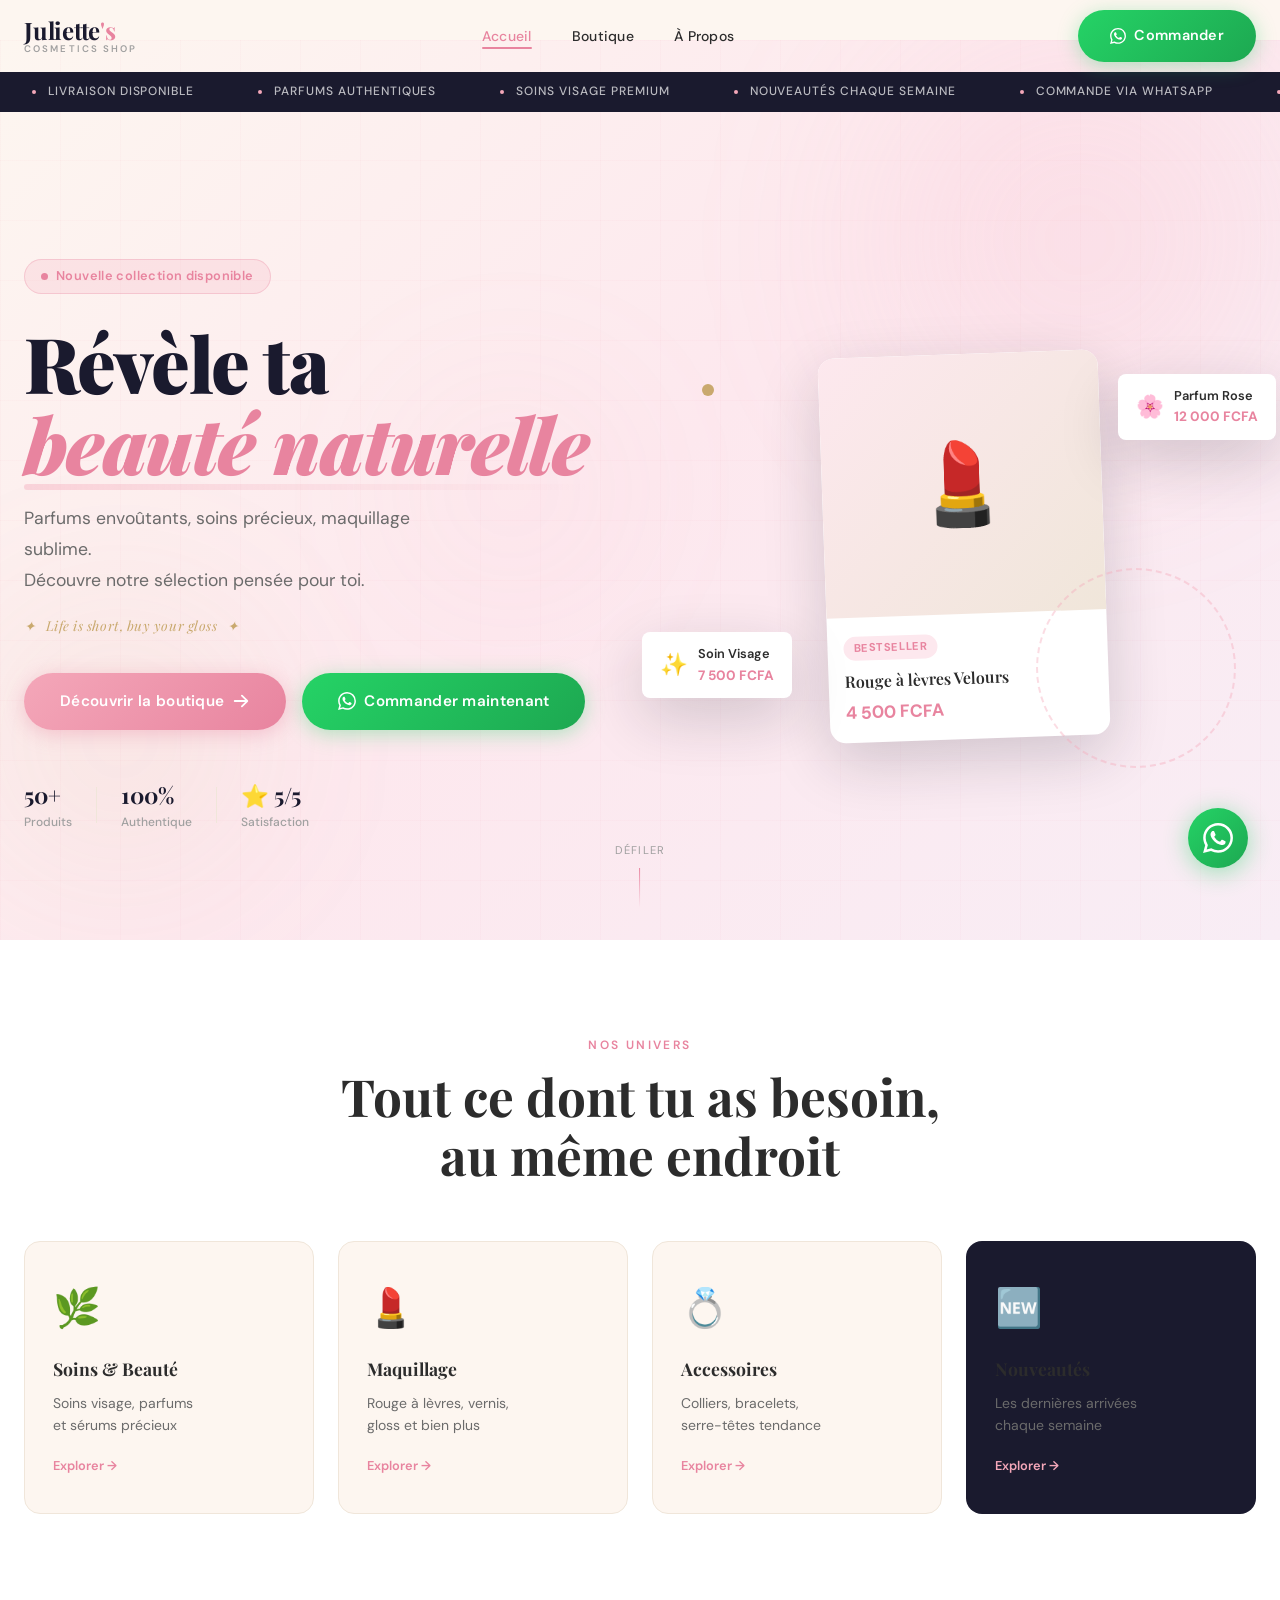
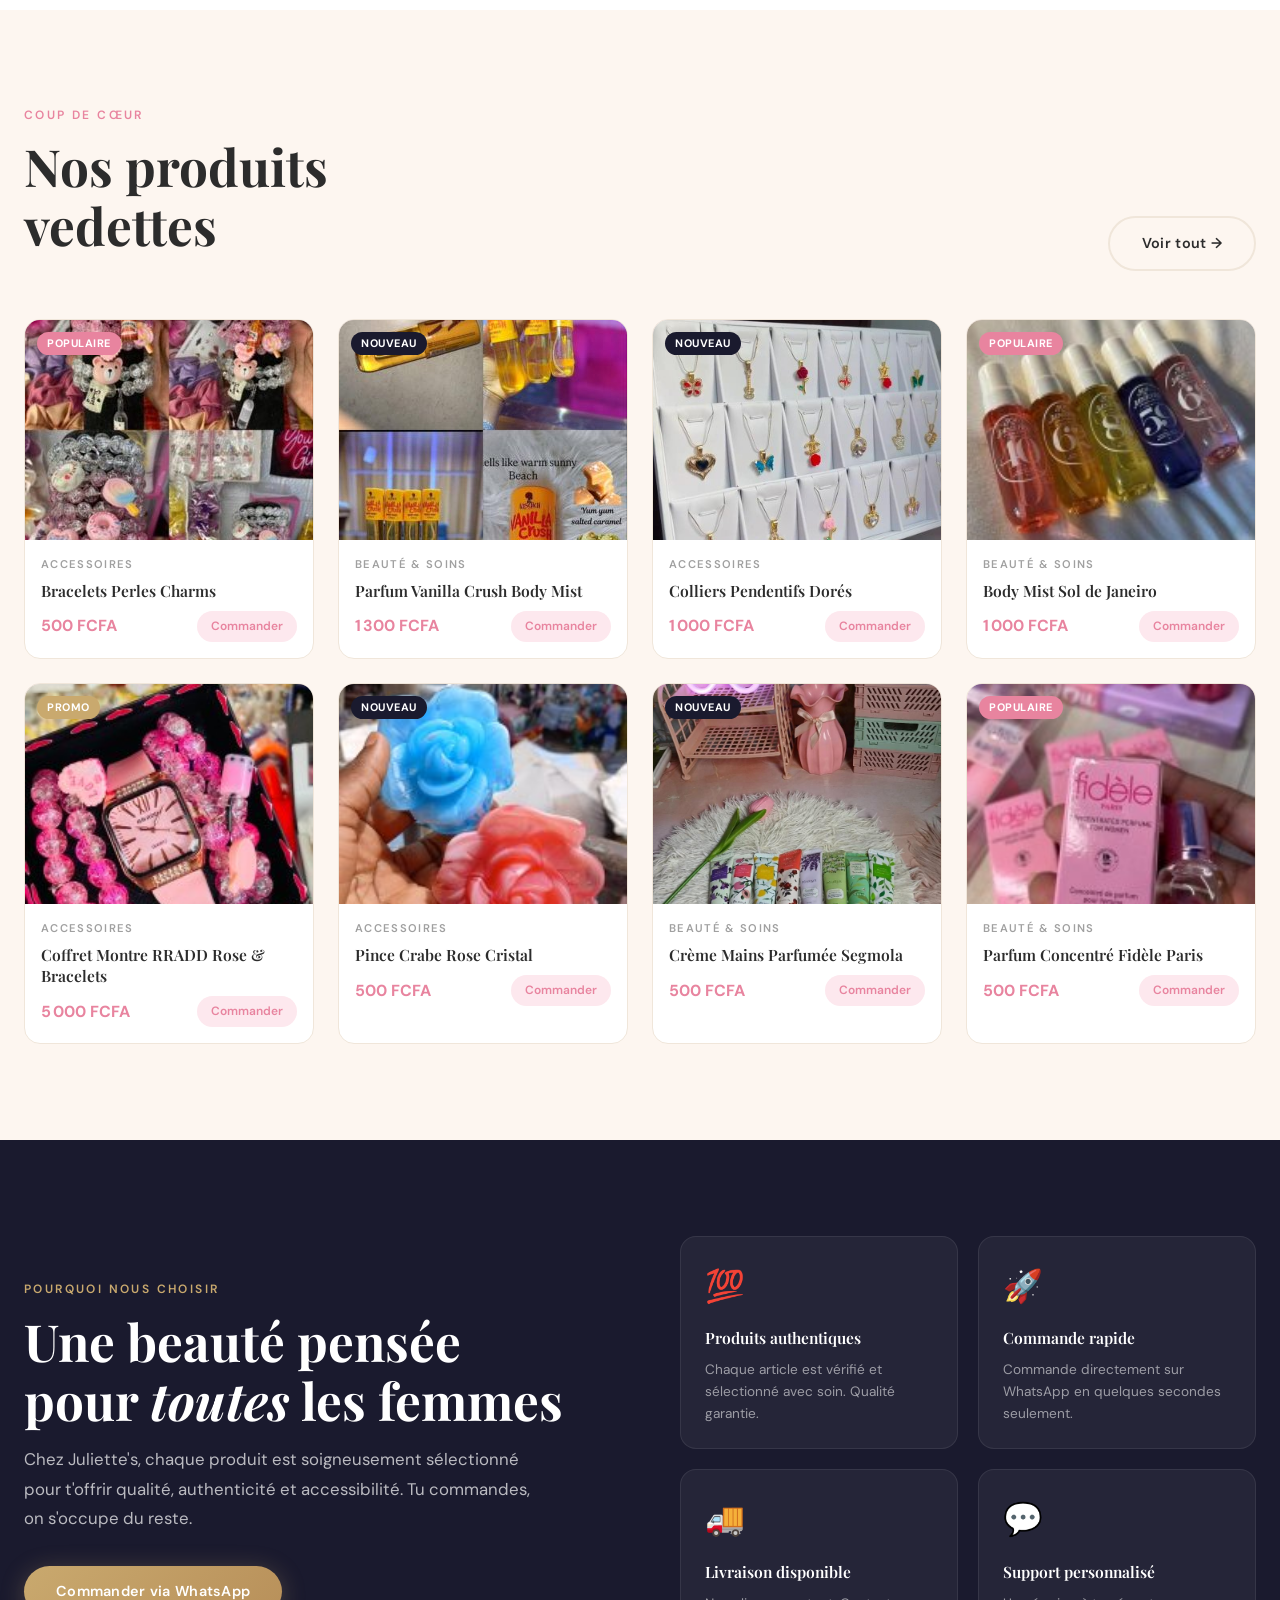
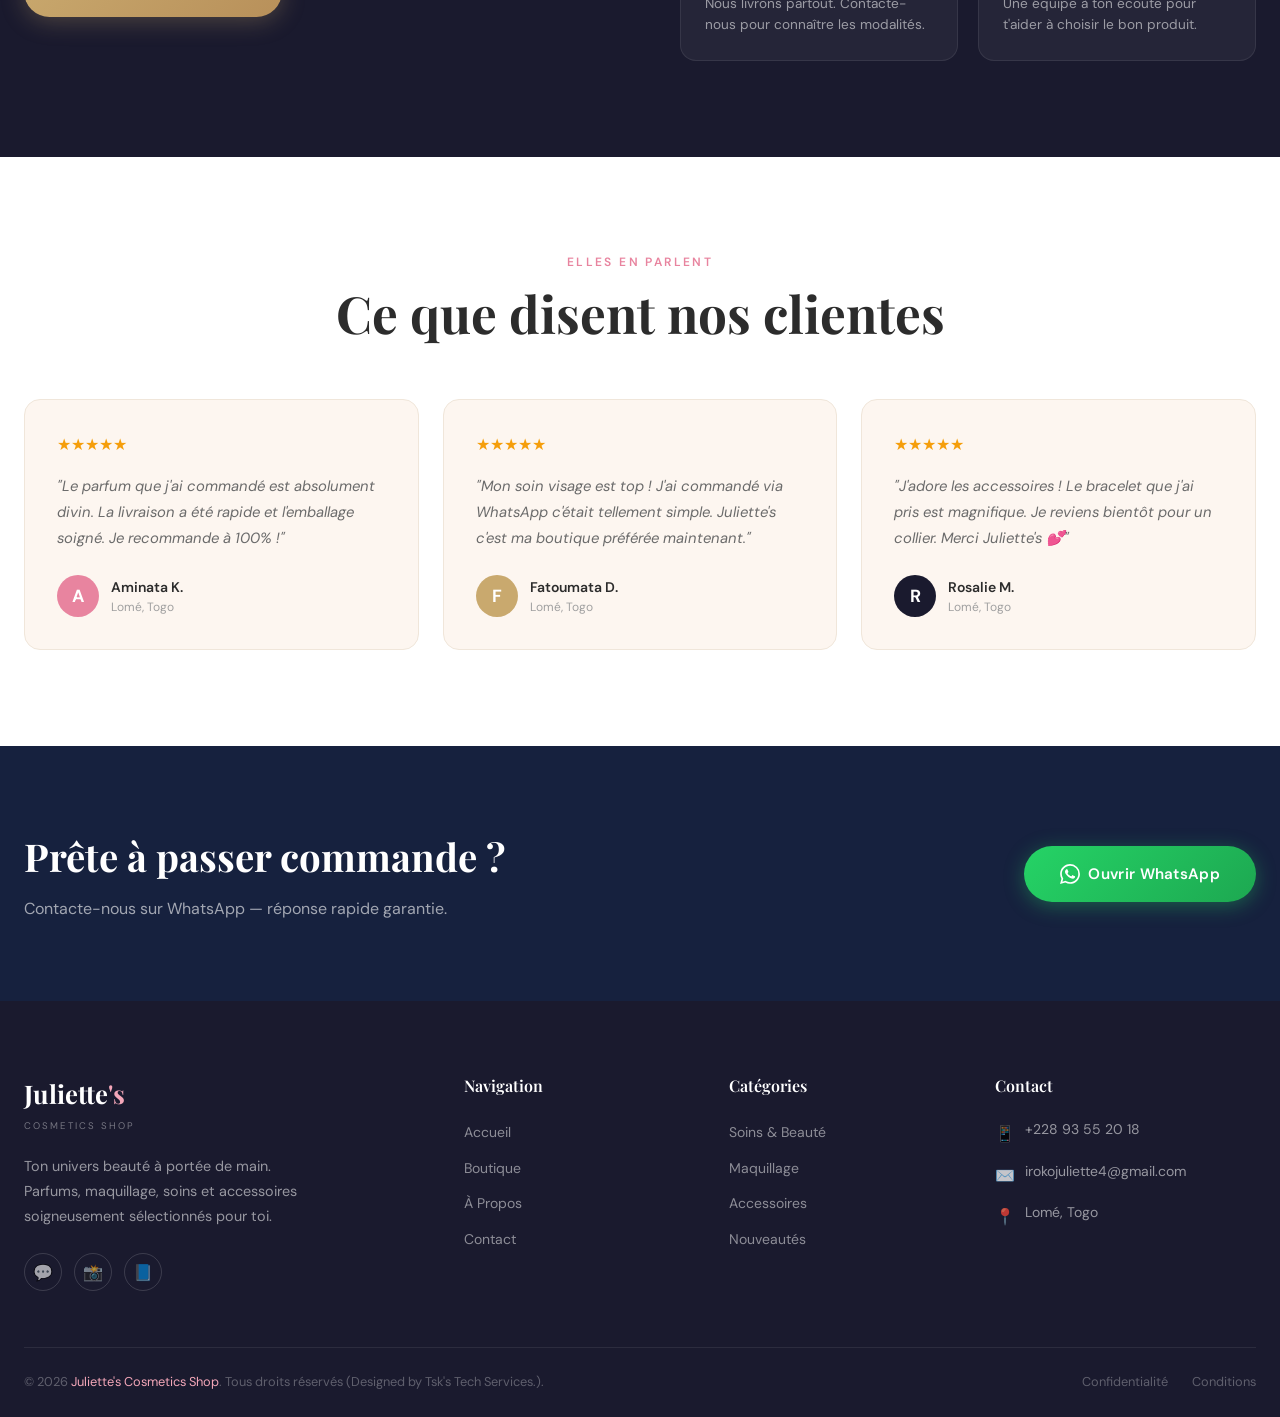
<file: index.html>
<!DOCTYPE html>
<html lang="fr">
<head>
  <meta charset="UTF-8" />
  <meta name="viewport" content="width=device-width, initial-scale=1.0" />
  <meta name="description" content="Juliette's Cosmetics Shop — Parfums, soins visage, maquillage et accessoires de beauté premium." />
<!-- Juste après <meta name="description" ...> -->
<meta property="og:title" content="Juliette's Cosmetics Shop — Life is short, buy your gloss" />
<meta property="og:description" content="Parfums, soins visage, maquillage et accessoires premium à Lomé. Commande en un clic via WhatsApp." />
<meta property="og:image" content="https://juliette-s-cosmetics-shop.vercel.app/og-image.jpg" />
<meta property="og:url" content="https://juliette-s-cosmetics-shop.vercel.app" />
<meta property="og:type" content="website" />
<meta property="og:site_name" content="Juliette's Cosmetics Shop" />
<meta name="twitter:card" content="summary_large_image" />
<meta name="twitter:image" content="https://juliette-s-cosmetics-shop.vercel.app/og-image.jpg" />
  <title>Juliette's Cosmetics Shop — Life is short, buy your gloss</title>
  <link rel="stylesheet" href="css/style.css" />
  <link rel="stylesheet" href="css/home.css" />
 <link rel="stylesheet" href="css/fix-responsive.css" />
</head>
<body>

  <!-- ═══════════════ NAVBAR ═══════════════ -->
  <nav class="navbar transparent" data-transparent="true">
    <div class="nav-inner">
      <a href="index.html" class="nav-logo">
        <span class="logo-main">Juliette<span>'s</span></span>
        <span class="logo-sub">Cosmetics Shop</span>
      </a>
      <ul class="nav-links">
        <li><a href="index.html" class="active">Accueil</a></li>
        <li><a href="boutique.html">Boutique</a></li>
        <li><a href="apropos.html">À Propos</a></li>
      </ul>
      <div class="nav-cta">
        <a href="https://wa.me/22893552018" target="_blank" class="btn btn-whatsapp btn-sm">
          <svg viewBox="0 0 24 24" width="16" height="16" fill="currentColor"><path d="M17.472 14.382c-.297-.149-1.758-.867-2.03-.967-.273-.099-.471-.148-.67.15-.197.297-.767.966-.94 1.164-.173.199-.347.223-.644.075-.297-.15-1.255-.463-2.39-1.475-.883-.788-1.48-1.761-1.653-2.059-.173-.297-.018-.458.13-.606.134-.133.298-.347.446-.52.149-.174.198-.298.298-.497.099-.198.05-.371-.025-.52-.075-.149-.669-1.612-.916-2.207-.242-.579-.487-.5-.669-.51-.173-.008-.371-.01-.57-.01-.198 0-.52.074-.792.372-.272.297-1.04 1.016-1.04 2.479 0 1.462 1.065 2.875 1.213 3.074.149.198 2.096 3.2 5.077 4.487.709.306 1.262.489 1.694.625.712.227 1.36.195 1.871.118.571-.085 1.758-.719 2.006-1.413.248-.694.248-1.289.173-1.413-.074-.124-.272-.198-.57-.347m-5.421 7.403h-.004a9.87 9.87 0 01-5.031-1.378l-.361-.214-3.741.982.998-3.648-.235-.374a9.86 9.86 0 01-1.51-5.26c.001-5.45 4.436-9.884 9.888-9.884 2.64 0 5.122 1.03 6.988 2.898a9.825 9.825 0 012.893 6.994c-.003 5.45-4.437 9.884-9.885 9.884m8.413-18.297A11.815 11.815 0 0012.05 0C5.495 0 .16 5.335.157 11.892c0 2.096.547 4.142 1.588 5.945L.057 24l6.305-1.654a11.882 11.882 0 005.683 1.448h.005c6.554 0 11.89-5.335 11.893-11.893a11.821 11.821 0 00-3.48-8.413z"/></svg>
          Commander
        </a>
        <button class="hamburger" aria-label="Menu">
          <span></span><span></span><span></span>
        </button>
      </div>
    </div>
  </nav>

  <!-- Mobile Menu -->
  <div class="mobile-menu">
    <a href="index.html">Accueil <span>→</span></a>
    <a href="boutique.html">Boutique <span>→</span></a>
    <a href="apropos.html">À Propos <span>→</span></a>
    <a href="https://wa.me/22893552018" target="_blank" class="mobile-cta btn btn-whatsapp">Commander sur WhatsApp</a>
  </div>

  <!-- ═══════════════ TICKER BAND ═══════════════ -->
  <div class="ticker-band">
    <div class="ticker-track">
      <span class="ticker-item"><span class="dot"></span>Livraison disponible</span>
      <span class="ticker-item"><span class="dot"></span>Parfums authentiques</span>
      <span class="ticker-item"><span class="dot"></span>Soins visage premium</span>
      <span class="ticker-item"><span class="dot"></span>Nouveautés chaque semaine</span>
      <span class="ticker-item"><span class="dot"></span>Commande via WhatsApp</span>
      <span class="ticker-item"><span class="dot"></span>Accessoires tendance</span>
      <span class="ticker-item"><span class="dot"></span>Maquillage longue tenue</span>
      <span class="ticker-item"><span class="dot"></span>Service client disponible</span>
    </div>
  </div>

  <!-- ═══════════════ HERO ═══════════════ -->
  <section class="hero">
    <div class="hero-bg">
      <div class="hero-blob hero-blob-1"></div>
      <div class="hero-blob hero-blob-2"></div>
      <div class="hero-blob hero-blob-3"></div>
      <div class="hero-grid"></div>
    </div>
    <div class="container hero-inner">
      <div class="hero-content">
        <span class="hero-badge">
          <span class="badge-dot"></span>
          Nouvelle collection disponible
        </span>
        <h1 class="hero-title">
          Révèle ta<br/>
          <em>beauté naturelle</em>
        </h1>
        <p class="hero-sub">
          Parfums envoûtants, soins précieux, maquillage sublime.<br/>
          Découvre notre sélection pensée pour toi.
        </p>
        <div class="hero-slogan">
          <span>✦</span> Life is short, buy your gloss <span>✦</span>
        </div>
        <div class="hero-actions">
          <a href="boutique.html" class="btn btn-primary btn-lg">
            Découvrir la boutique
            <svg viewBox="0 0 20 20" fill="currentColor" width="18"><path fill-rule="evenodd" d="M10.293 3.293a1 1 0 011.414 0l6 6a1 1 0 010 1.414l-6 6a1 1 0 01-1.414-1.414L14.586 11H3a1 1 0 110-2h11.586l-4.293-4.293a1 1 0 010-1.414z" clip-rule="evenodd"/></svg>
          </a>
          <a href="https://wa.me/22893552018" target="_blank" class="btn btn-whatsapp btn-lg">
            <svg viewBox="0 0 24 24" width="18" fill="currentColor"><path d="M17.472 14.382c-.297-.149-1.758-.867-2.03-.967-.273-.099-.471-.148-.67.15-.197.297-.767.966-.94 1.164-.173.199-.347.223-.644.075-.297-.15-1.255-.463-2.39-1.475-.883-.788-1.48-1.761-1.653-2.059-.173-.297-.018-.458.13-.606.134-.133.298-.347.446-.52.149-.174.198-.298.298-.497.099-.198.05-.371-.025-.52-.075-.149-.669-1.612-.916-2.207-.242-.579-.487-.5-.669-.51-.173-.008-.371-.01-.57-.01-.198 0-.52.074-.792.372-.272.297-1.04 1.016-1.04 2.479 0 1.462 1.065 2.875 1.213 3.074.149.198 2.096 3.2 5.077 4.487.709.306 1.262.489 1.694.625.712.227 1.36.195 1.871.118.571-.085 1.758-.719 2.006-1.413.248-.694.248-1.289.173-1.413-.074-.124-.272-.198-.57-.347m-5.421 7.403h-.004a9.87 9.87 0 01-5.031-1.378l-.361-.214-3.741.982.998-3.648-.235-.374a9.86 9.86 0 01-1.51-5.26c.001-5.45 4.436-9.884 9.888-9.884 2.64 0 5.122 1.03 6.988 2.898a9.825 9.825 0 012.893 6.994c-.003 5.45-4.437 9.884-9.885 9.884m8.413-18.297A11.815 11.815 0 0012.05 0C5.495 0 .16 5.335.157 11.892c0 2.096.547 4.142 1.588 5.945L.057 24l6.305-1.654a11.882 11.882 0 005.683 1.448h.005c6.554 0 11.89-5.335 11.893-11.893a11.821 11.821 0 00-3.48-8.413z"/></svg>
            Commander maintenant
          </a>
        </div>
        <div class="hero-stats">
          <div class="stat"><span class="stat-num">50+</span><span class="stat-label">Produits</span></div>
          <div class="stat-div"></div>
          <div class="stat"><span class="stat-num">100%</span><span class="stat-label">Authentique</span></div>
          <div class="stat-div"></div>
          <div class="stat"><span class="stat-num">⭐ 5/5</span><span class="stat-label">Satisfaction</span></div>
        </div>
      </div>
      <div class="hero-visual">
        <div class="hero-card hero-card-main">
          <div class="hero-card-img">
            <div class="hero-img-placeholder">
              <span>💄</span>
            </div>
          </div>
          <div class="hero-card-body">
            <span class="hero-card-tag">Bestseller</span>
            <p class="hero-card-name">Rouge à lèvres Velours</p>
            <p class="hero-card-price">4 500 FCFA</p>
          </div>
        </div>
        <div class="hero-card hero-card-float hero-card-float-1">
          <span>🌸</span>
          <div>
            <p class="fc-name">Parfum Rose</p>
            <p class="fc-price">12 000 FCFA</p>
          </div>
        </div>
        <div class="hero-card hero-card-float hero-card-float-2">
          <span>✨</span>
          <div>
            <p class="fc-name">Soin Visage</p>
            <p class="fc-price">7 500 FCFA</p>
          </div>
        </div>
        <div class="hero-deco-ring"></div>
        <div class="hero-deco-dot"></div>
      </div>
    </div>
    <div class="hero-scroll-hint">
      <span>Défiler</span>
      <div class="scroll-line"></div>
    </div>
  </section>

  <!-- ═══════════════ CATEGORIES ═══════════════ -->
  <section class="section-pad categories-section">
    <div class="container">
      <div class="section-header text-center reveal">
        <span class="eyebrow">Nos univers</span>
        <h2 class="section-title">Tout ce dont tu as besoin,<br/>au même endroit</h2>
      </div>
      <div class="cat-grid">
        <a href="boutique.html?cat=soins-beaute" class="cat-card reveal delay-1">
          <div class="cat-icon">🌿</div>
          <h3>Soins & Beauté</h3>
          <p>Soins visage, parfums<br/>et sérums précieux</p>
          <span class="cat-link">Explorer →</span>
        </a>
        <a href="boutique.html?cat=maquillage" class="cat-card reveal delay-2">
          <div class="cat-icon">💄</div>
          <h3>Maquillage</h3>
          <p>Rouge à lèvres, vernis,<br/>gloss et bien plus</p>
          <span class="cat-link">Explorer →</span>
        </a>
        <a href="boutique.html?cat=accessoires" class="cat-card reveal delay-3">
          <div class="cat-icon">💍</div>
          <h3>Accessoires</h3>
          <p>Colliers, bracelets,<br/>serre-têtes tendance</p>
          <span class="cat-link">Explorer →</span>
        </a>
        <a href="boutique.html?cat=nouveautes" class="cat-card cat-card--dark reveal delay-4">
          <div class="cat-icon">🆕</div>
          <h3>Nouveautés</h3>
          <p>Les dernières arrivées<br/>chaque semaine</p>
          <span class="cat-link">Explorer →</span>
        </a>
      </div>
    </div>
  </section>

  <!-- ═══════════════ FEATURED PRODUCTS ═══════════════ -->
  <section class="section-pad featured-section">
    <div class="container">
      <div class="section-header-flex">
        <div class="reveal-left">
          <span class="eyebrow">Coup de cœur</span>
          <h2 class="section-title">Nos produits<br/>vedettes</h2>
        </div>
        <a href="boutique.html" class="btn btn-outline reveal-right">Voir tout →</a>
      </div>
      <div class="featured-grid" id="featuredGrid">
        <!-- Populated by JS -->
      </div>
    </div>
  </section>

  <!-- ═══════════════ WHY US — DARK ═══════════════ -->
  <section class="section-pad dark-section why-section">
    <div class="container">
      <div class="why-inner">
        <div class="why-text reveal-left">
          <span class="eyebrow eyebrow--gold">Pourquoi nous choisir</span>
          <h2 class="section-title section-title--white">Une beauté pensée<br/>pour <em>toutes</em> les femmes</h2>
          <p class="section-subtitle section-subtitle--white">
            Chez Juliette's, chaque produit est soigneusement sélectionné pour t'offrir qualité, authenticité et accessibilité. Tu commandes, on s'occupe du reste.
          </p>
          <a href="https://wa.me/22893552018?text=Bonjour%20Juliette's%20!%20Je%20veux%20passer%20commande." target="_blank" class="btn btn-gold" style="margin-top:32px;">
            Commander via WhatsApp
          </a>
        </div>
        <div class="why-grid reveal-right">
          <div class="why-card">
            <div class="why-icon">💯</div>
            <h4>Produits authentiques</h4>
            <p>Chaque article est vérifié et sélectionné avec soin. Qualité garantie.</p>
          </div>
          <div class="why-card">
            <div class="why-icon">🚀</div>
            <h4>Commande rapide</h4>
            <p>Commande directement sur WhatsApp en quelques secondes seulement.</p>
          </div>
          <div class="why-card">
            <div class="why-icon">🚚</div>
            <h4>Livraison disponible</h4>
            <p>Nous livrons partout. Contacte-nous pour connaître les modalités.</p>
          </div>
          <div class="why-card">
            <div class="why-icon">💬</div>
            <h4>Support personnalisé</h4>
            <p>Une équipe à ton écoute pour t'aider à choisir le bon produit.</p>
          </div>
        </div>
      </div>
    </div>
  </section>

  <!-- ═══════════════ TESTIMONIALS ═══════════════ -->
  <section class="section-pad testimonials-section">
    <div class="container">
      <div class="section-header text-center reveal">
        <span class="eyebrow">Elles en parlent</span>
        <h2 class="section-title">Ce que disent nos clientes</h2>
      </div>
      <div class="testi-grid">
        <div class="testi-card reveal delay-1">
          <div class="testi-stars">★★★★★</div>
          <p class="testi-text">"Le parfum que j'ai commandé est absolument divin. La livraison a été rapide et l'emballage soigné. Je recommande à 100% !"</p>
          <div class="testi-author">
            <div class="testi-avatar">A</div>
            <div>
              <p class="testi-name">Aminata K.</p>
              <p class="testi-loc">Lomé, Togo</p>
            </div>
          </div>
        </div>
        <div class="testi-card reveal delay-2">
          <div class="testi-stars">★★★★★</div>
          <p class="testi-text">"Mon soin visage est top ! J'ai commandé via WhatsApp c'était tellement simple. Juliette's c'est ma boutique préférée maintenant."</p>
          <div class="testi-author">
            <div class="testi-avatar" style="background:var(--gold);">F</div>
            <div>
              <p class="testi-name">Fatoumata D.</p>
              <p class="testi-loc">Lomé, Togo</p>
            </div>
          </div>
        </div>
        <div class="testi-card reveal delay-3">
          <div class="testi-stars">★★★★★</div>
          <p class="testi-text">"J'adore les accessoires ! Le bracelet que j'ai pris est magnifique. Je reviens bientôt pour un collier. Merci Juliette's 💕"</p>
          <div class="testi-author">
            <div class="testi-avatar" style="background:var(--charcoal);">R</div>
            <div>
              <p class="testi-name">Rosalie M.</p>
              <p class="testi-loc">Lomé, Togo</p>
            </div>
          </div>
        </div>
      </div>
    </div>
  </section>

  <!-- ═══════════════ CTA BAND — DARK ═══════════════ -->
  <section class="cta-band dark-section-2">
    <div class="container cta-band-inner reveal">
      <div>
        <h2 class="cta-band-title">Prête à passer commande ?</h2>
        <p class="cta-band-sub">Contacte-nous sur WhatsApp — réponse rapide garantie.</p>
      </div>
      <a href="https://wa.me/22893552018?text=Bonjour%20Juliette's%20Cosmetics%20!%20Je%20veux%20passer%20commande." target="_blank" class="btn btn-whatsapp btn-lg">
        <svg viewBox="0 0 24 24" width="20" fill="currentColor"><path d="M17.472 14.382c-.297-.149-1.758-.867-2.03-.967-.273-.099-.471-.148-.67.15-.197.297-.767.966-.94 1.164-.173.199-.347.223-.644.075-.297-.15-1.255-.463-2.39-1.475-.883-.788-1.48-1.761-1.653-2.059-.173-.297-.018-.458.13-.606.134-.133.298-.347.446-.52.149-.174.198-.298.298-.497.099-.198.05-.371-.025-.52-.075-.149-.669-1.612-.916-2.207-.242-.579-.487-.5-.669-.51-.173-.008-.371-.01-.57-.01-.198 0-.52.074-.792.372-.272.297-1.04 1.016-1.04 2.479 0 1.462 1.065 2.875 1.213 3.074.149.198 2.096 3.2 5.077 4.487.709.306 1.262.489 1.694.625.712.227 1.36.195 1.871.118.571-.085 1.758-.719 2.006-1.413.248-.694.248-1.289.173-1.413-.074-.124-.272-.198-.57-.347m-5.421 7.403h-.004a9.87 9.87 0 01-5.031-1.378l-.361-.214-3.741.982.998-3.648-.235-.374a9.86 9.86 0 01-1.51-5.26c.001-5.45 4.436-9.884 9.888-9.884 2.64 0 5.122 1.03 6.988 2.898a9.825 9.825 0 012.893 6.994c-.003 5.45-4.437 9.884-9.885 9.884m8.413-18.297A11.815 11.815 0 0012.05 0C5.495 0 .16 5.335.157 11.892c0 2.096.547 4.142 1.588 5.945L.057 24l6.305-1.654a11.882 11.882 0 005.683 1.448h.005c6.554 0 11.89-5.335 11.893-11.893a11.821 11.821 0 00-3.48-8.413z"/></svg>
        Ouvrir WhatsApp
      </a>
    </div>
  </section>

  <!-- ═══════════════ FOOTER ═══════════════ -->
  <footer class="footer">
    <div class="container">
      <div class="footer-grid">
        <div class="footer-brand">
          <div class="logo-main">Juliette<span>'s</span></div>
          <div class="logo-sub">Cosmetics Shop</div>
          <p>Ton univers beauté à portée de main. Parfums, maquillage, soins et accessoires soigneusement sélectionnés pour toi.</p>
          <div class="footer-socials">
            <a href="#" title="WhatsApp">💬</a>
            <a href="#" title="Instagram">📸</a>
            <a href="#" title="Facebook">📘</a>
          </div>
        </div>
        <div class="footer-col">
          <h4>Navigation</h4>
          <ul>
            <li><a href="index.html">Accueil</a></li>
            <li><a href="boutique.html">Boutique</a></li>
            <li><a href="apropos.html">À Propos</a></li>
            <li><a href="apropos.html#contact">Contact</a></li>
          </ul>
        </div>
        <div class="footer-col">
          <h4>Catégories</h4>
          <ul>
            <li><a href="boutique.html?cat=soins-beaute">Soins & Beauté</a></li>
            <li><a href="boutique.html?cat=maquillage">Maquillage</a></li>
            <li><a href="boutique.html?cat=accessoires">Accessoires</a></li>
            <li><a href="boutique.html?cat=nouveautes">Nouveautés</a></li>
          </ul>
        </div>
        <div class="footer-col">
          <h4>Contact</h4>
          <div class="footer-contact-item">
            <span class="icon">📱</span>
            <p><a href="https://wa.me/22893552018" target="_blank">+228 93 55 20 18</a></p>
          </div>
          <div class="footer-contact-item">
            <span class="icon">✉️</span>
            <p><a href="mailto:irokojuliette4@gmail.com">irokojuliette4@gmail.com</a></p>
          </div>
          <div class="footer-contact-item">
            <span class="icon">📍</span>
            <p>Lomé, Togo</p>
          </div>
        </div>
      </div>
      <div class="footer-bottom">
        <p>© 2026 <span>Juliette's Cosmetics Shop</span>. Tous droits réservés (Designed by Tsk's Tech Services.).</p>
        <div class="footer-bottom-links">
          <a href="#">Confidentialité</a>
          <a href="#">Conditions</a>
        </div>
      </div>
    </div>
  </footer>

  <!-- ═══════════════ WHATSAPP FLOAT ═══════════════ -->
  <div class="whatsapp-float">
    <div class="whatsapp-tooltip">Commander sur WhatsApp</div>
    <button class="whatsapp-float-btn" aria-label="Commander sur WhatsApp">
      <svg viewBox="0 0 24 24"><path d="M17.472 14.382c-.297-.149-1.758-.867-2.03-.967-.273-.099-.471-.148-.67.15-.197.297-.767.966-.94 1.164-.173.199-.347.223-.644.075-.297-.15-1.255-.463-2.39-1.475-.883-.788-1.48-1.761-1.653-2.059-.173-.297-.018-.458.13-.606.134-.133.298-.347.446-.52.149-.174.198-.298.298-.497.099-.198.05-.371-.025-.52-.075-.149-.669-1.612-.916-2.207-.242-.579-.487-.5-.669-.51-.173-.008-.371-.01-.57-.01-.198 0-.52.074-.792.372-.272.297-1.04 1.016-1.04 2.479 0 1.462 1.065 2.875 1.213 3.074.149.198 2.096 3.2 5.077 4.487.709.306 1.262.489 1.694.625.712.227 1.36.195 1.871.118.571-.085 1.758-.719 2.006-1.413.248-.694.248-1.289.173-1.413-.074-.124-.272-.198-.57-.347m-5.421 7.403h-.004a9.87 9.87 0 01-5.031-1.378l-.361-.214-3.741.982.998-3.648-.235-.374a9.86 9.86 0 01-1.51-5.26c.001-5.45 4.436-9.884 9.888-9.884 2.64 0 5.122 1.03 6.988 2.898a9.825 9.825 0 012.893 6.994c-.003 5.45-4.437 9.884-9.885 9.884m8.413-18.297A11.815 11.815 0 0012.05 0C5.495 0 .16 5.335.157 11.892c0 2.096.547 4.142 1.588 5.945L.057 24l6.305-1.654a11.882 11.882 0 005.683 1.448h.005c6.554 0 11.89-5.335 11.893-11.893a11.821 11.821 0 00-3.48-8.413z"/></svg>
    </button>
  </div>

  <script src="js/main.js"></script>
  <script src="js/home.js"></script>
</body>
</html>
</file>
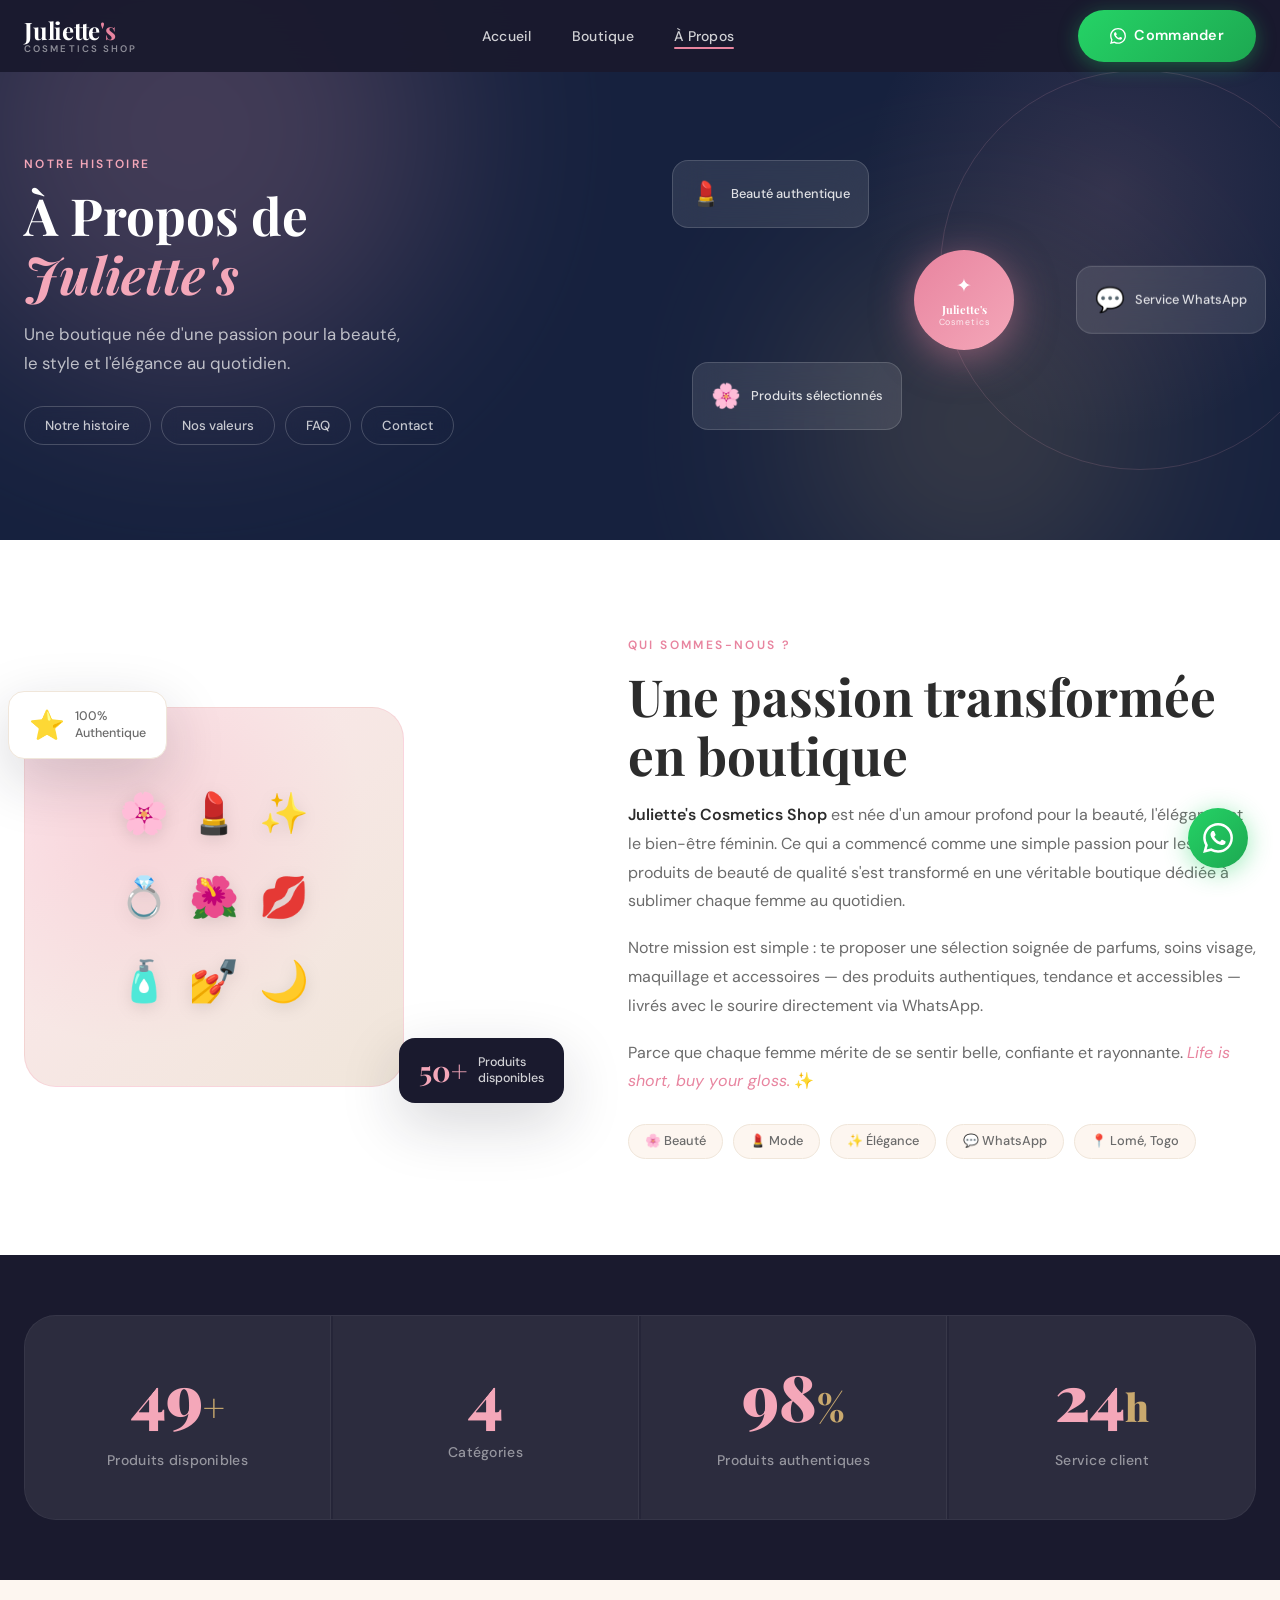
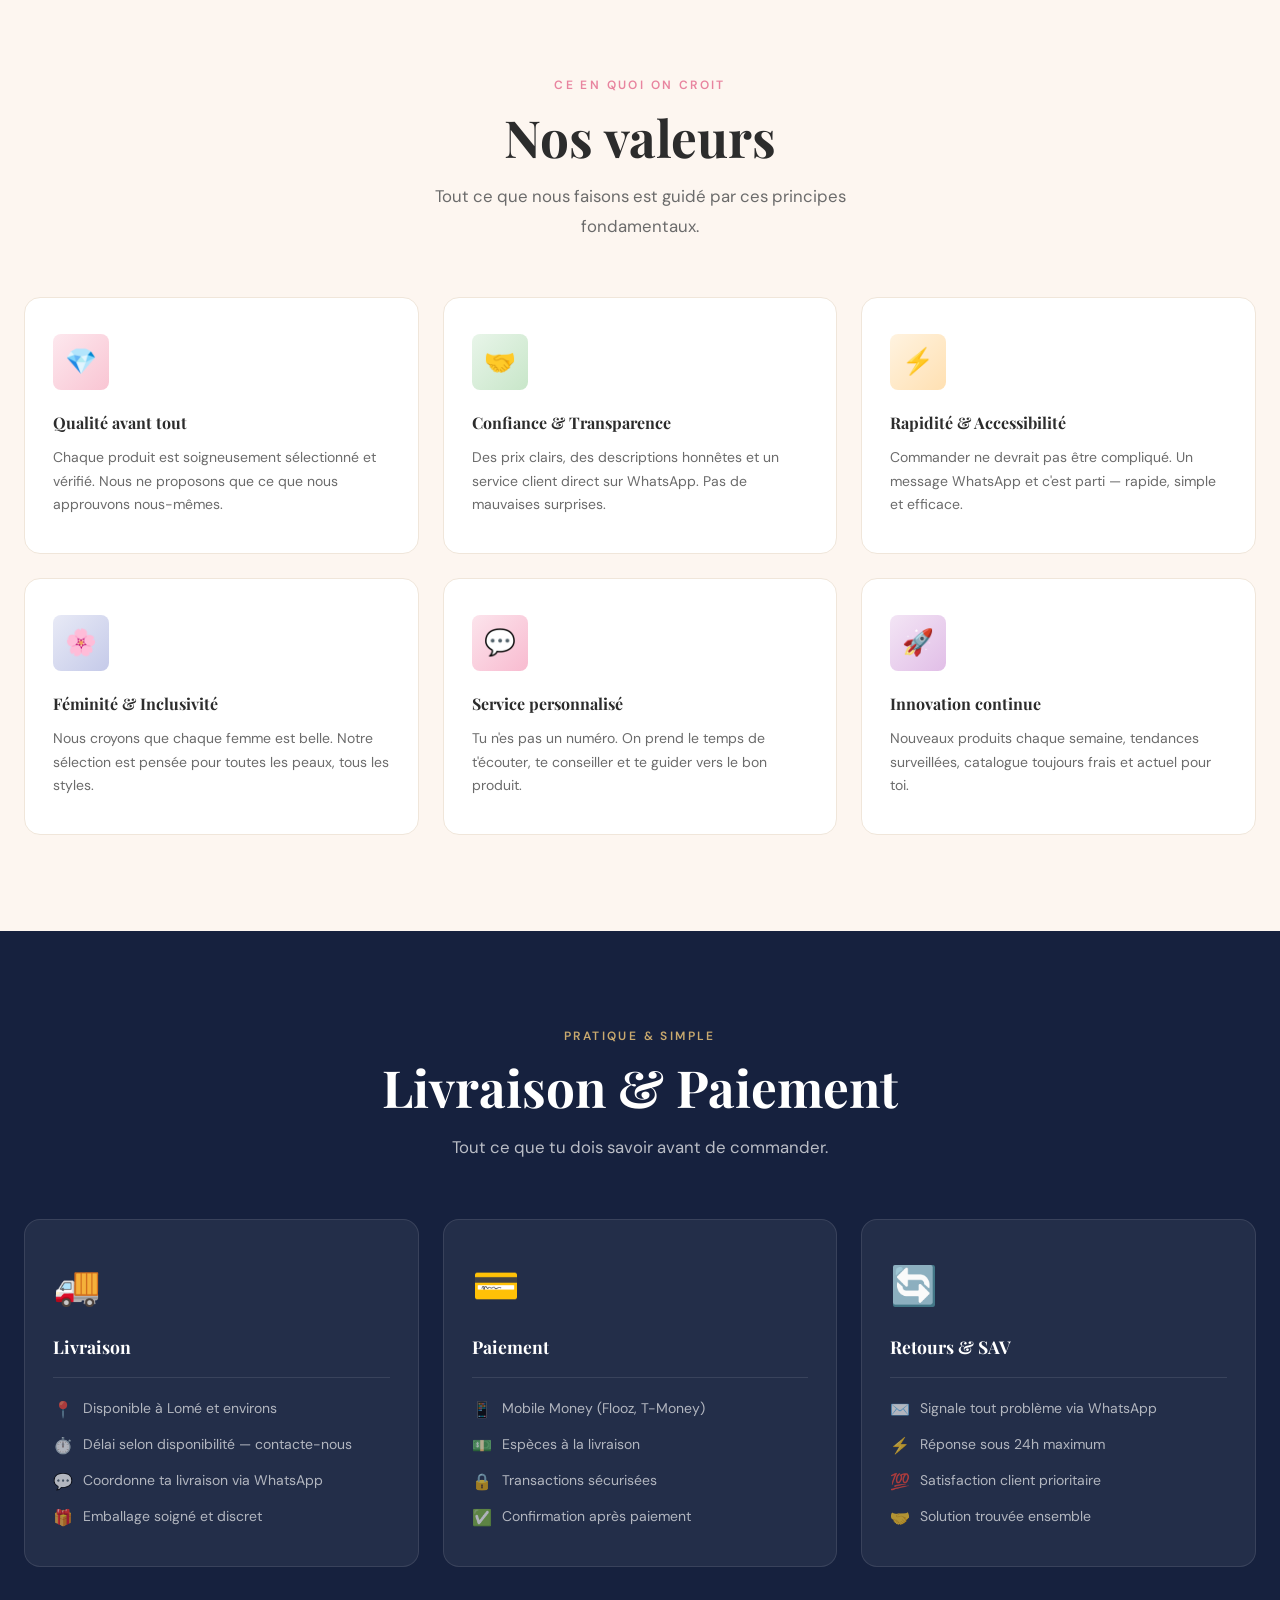
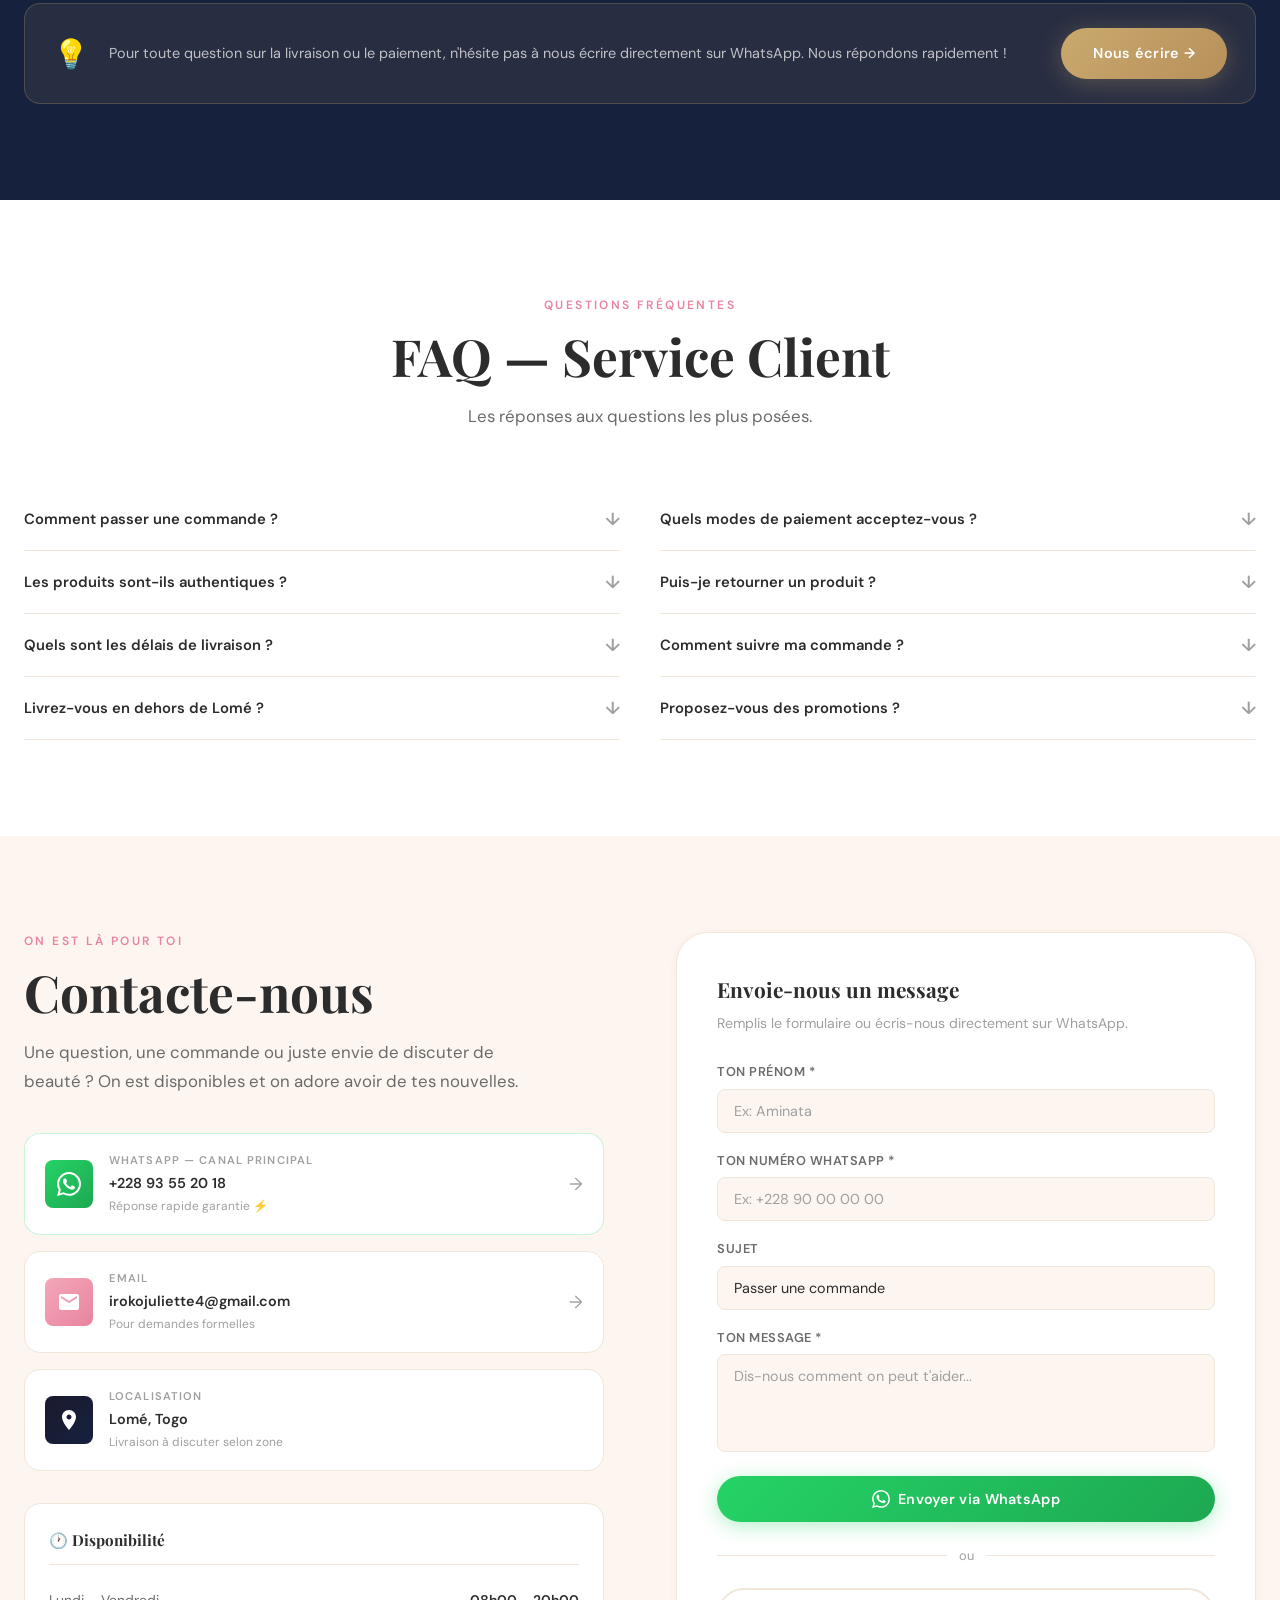
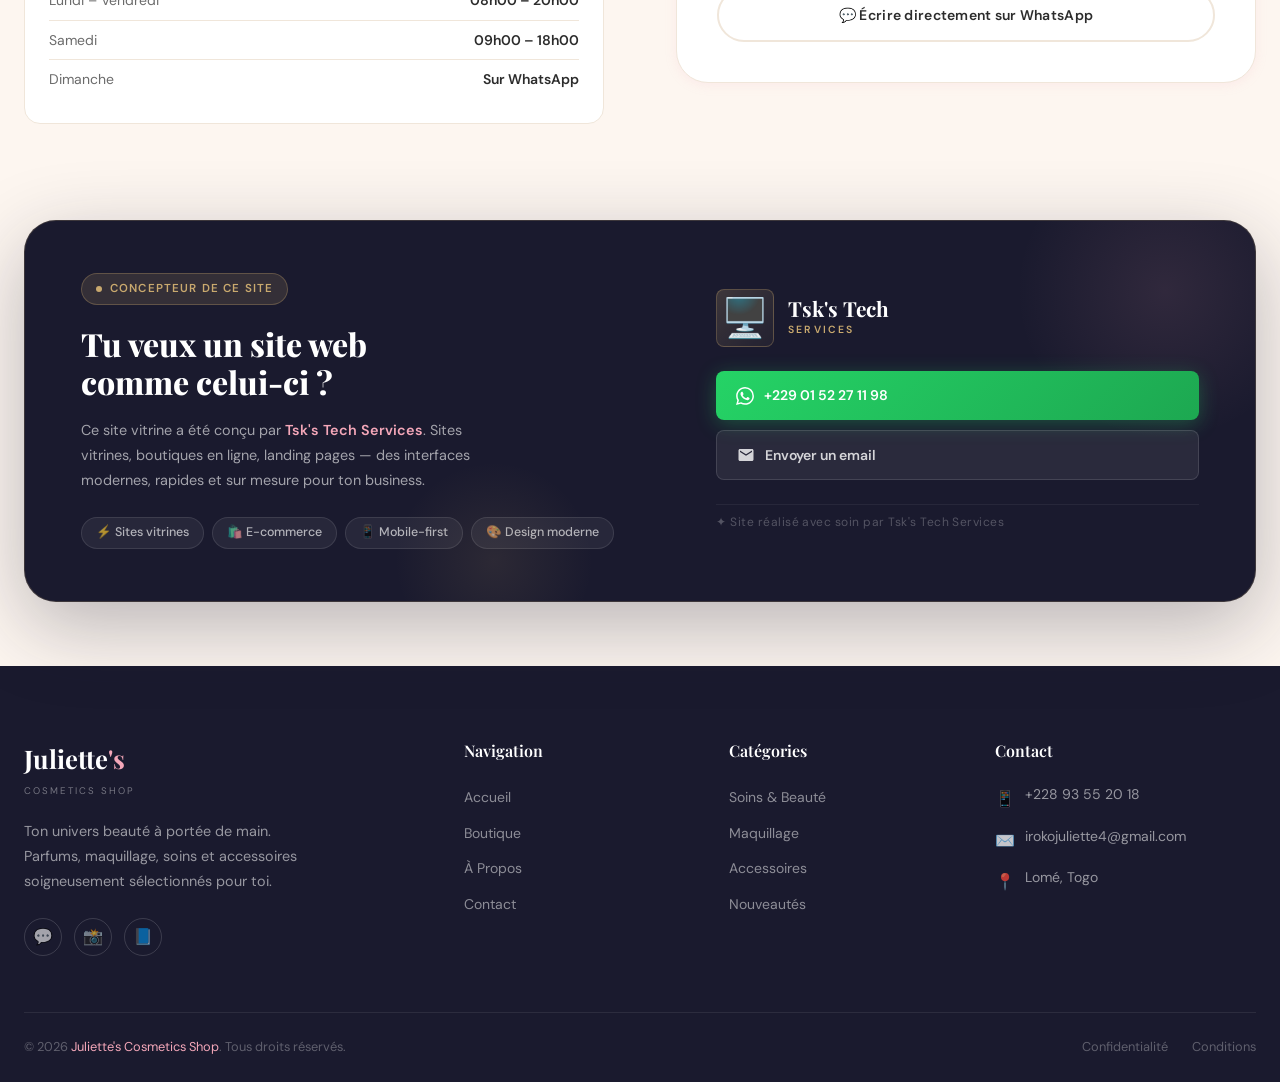
<file: apropos.html>
<!DOCTYPE html>
<html lang="fr">
<head>
  <meta charset="UTF-8" />
  <meta name="viewport" content="width=device-width, initial-scale=1.0" />
  <meta name="description" content="À Propos de Juliette's Cosmetics Shop — Notre histoire, nos valeurs et notre service client." />
<!-- Juste après <meta name="description" ...> -->
<meta property="og:title" content="Juliette's Cosmetics Shop — Life is short, buy your gloss" />
<meta property="og:description" content="Parfums, soins visage, maquillage et accessoires premium à Lomé. Commande en un clic via WhatsApp." />
<meta property="og:image" content="https://juliette-s-cosmetics-shop.vercel.app/og-image.jpg" />
<meta property="og:url" content="https://juliette-s-cosmetics-shop.vercel.app" />
<meta property="og:type" content="website" />
<meta property="og:site_name" content="Juliette's Cosmetics Shop" />
<meta name="twitter:card" content="summary_large_image" />
<meta name="twitter:image" content="https://juliette-s-cosmetics-shop.vercel.app/og-image.jpg" />
  <title>À Propos — Juliette's Cosmetics Shop</title>
  <link rel="stylesheet" href="css/style.css" />
  <link rel="stylesheet" href="css/apropos.css" />
</head>
<body>

  <!-- ═══════════════ NAVBAR ═══════════════ -->
  <nav class="navbar dark-nav">
    <div class="nav-inner">
      <a href="index.html" class="nav-logo">
        <span class="logo-main">Juliette<span>'s</span></span>
        <span class="logo-sub">Cosmetics Shop</span>
      </a>
      <ul class="nav-links">
        <li><a href="index.html">Accueil</a></li>
        <li><a href="boutique.html">Boutique</a></li>
        <li><a href="apropos.html" class="active">À Propos</a></li>
      </ul>
      <div class="nav-cta">
        <a href="https://wa.me/22893552018" target="_blank" class="btn btn-whatsapp">
          <svg viewBox="0 0 24 24" width="16" height="16" fill="currentColor"><path d="M17.472 14.382c-.297-.149-1.758-.867-2.03-.967-.273-.099-.471-.148-.67.15-.197.297-.767.966-.94 1.164-.173.199-.347.223-.644.075-.297-.15-1.255-.463-2.39-1.475-.883-.788-1.48-1.761-1.653-2.059-.173-.297-.018-.458.13-.606.134-.133.298-.347.446-.52.149-.174.198-.298.298-.497.099-.198.05-.371-.025-.52-.075-.149-.669-1.612-.916-2.207-.242-.579-.487-.5-.669-.51-.173-.008-.371-.01-.57-.01-.198 0-.52.074-.792.372-.272.297-1.04 1.016-1.04 2.479 0 1.462 1.065 2.875 1.213 3.074.149.198 2.096 3.2 5.077 4.487.709.306 1.262.489 1.694.625.712.227 1.36.195 1.871.118.571-.085 1.758-.719 2.006-1.413.248-.694.248-1.289.173-1.413-.074-.124-.272-.198-.57-.347m-5.421 7.403h-.004a9.87 9.87 0 01-5.031-1.378l-.361-.214-3.741.982.998-3.648-.235-.374a9.86 9.86 0 01-1.51-5.26c.001-5.45 4.436-9.884 9.888-9.884 2.64 0 5.122 1.03 6.988 2.898a9.825 9.825 0 012.893 6.994c-.003 5.45-4.437 9.884-9.885 9.884m8.413-18.297A11.815 11.815 0 0012.05 0C5.495 0 .16 5.335.157 11.892c0 2.096.547 4.142 1.588 5.945L.057 24l6.305-1.654a11.882 11.882 0 005.683 1.448h.005c6.554 0 11.89-5.335 11.893-11.893a11.821 11.821 0 00-3.48-8.413z"/></svg>
          Commander
        </a>
        <button class="hamburger" aria-label="Menu"><span></span><span></span><span></span></button>
      </div>
    </div>
  </nav>

  <!-- Mobile Menu -->
  <div class="mobile-menu">
    <a href="index.html">Accueil <span>→</span></a>
    <a href="boutique.html">Boutique <span>→</span></a>
    <a href="apropos.html">À Propos <span>→</span></a>
    <a href="https://wa.me/22893552018" target="_blank" class="mobile-cta btn btn-whatsapp">Commander sur WhatsApp</a>
  </div>

  <!-- ═══════════════ HERO BANNER ═══════════════ -->
  <header class="page-hero-banner apropos-hero">
    <div class="ah-shapes">
      <div class="ah-shape ah-shape-1"></div>
      <div class="ah-shape ah-shape-2"></div>
      <div class="ah-ring"></div>
    </div>
    <div class="container ah-inner">
      <div class="ah-content">
        <span class="eyebrow reveal">Notre histoire</span>
        <h1 class="section-title reveal delay-1">À Propos de<br/><em class="ah-em">Juliette's</em></h1>
        <p class="section-subtitle section-subtitle--white reveal delay-2">
          Une boutique née d'une passion pour la beauté,<br/>
          le style et l'élégance au quotidien.
        </p>
        <div class="ah-nav-pills reveal delay-3">
          <a href="#histoire" class="pill-btn">Notre histoire</a>
          <a href="#valeurs" class="pill-btn">Nos valeurs</a>
          <a href="#faq" class="pill-btn">FAQ</a>
          <a href="#contact" class="pill-btn">Contact</a>
        </div>
      </div>
      <div class="ah-visual reveal-right delay-2">
        <div class="ah-card ah-card-1">
          <span class="ah-card-icon">💄</span>
          <p class="ah-card-label">Beauté authentique</p>
        </div>
        <div class="ah-card ah-card-2">
          <span class="ah-card-icon">🌸</span>
          <p class="ah-card-label">Produits sélectionnés</p>
        </div>
        <div class="ah-card ah-card-3">
          <span class="ah-card-icon">💬</span>
          <p class="ah-card-label">Service WhatsApp</p>
        </div>
        <div class="ah-center-badge">
          <span>✦</span>
          <p>Juliette's</p>
          <small>Cosmetics</small>
        </div>
      </div>
    </div>
  </header>

  <!-- ═══════════════ NOTRE HISTOIRE ═══════════════ -->
  <section class="section-pad histoire-section" id="histoire">
    <div class="container">
      <div class="histoire-inner">
        <div class="histoire-visual reveal-left">
          <div class="hv-main">
            <div class="hv-emoji-grid">
              <span>🌸</span><span>💄</span><span>✨</span>
              <span>💍</span><span>🌺</span><span>💋</span>
              <span>🧴</span><span>💅</span><span>🌙</span>
            </div>
          </div>
          <div class="hv-badge">
            <span class="hv-badge-num">50+</span>
            <span class="hv-badge-text">Produits<br/>disponibles</span>
          </div>
          <div class="hv-badge hv-badge-2">
            <span class="hv-badge-icon">⭐</span>
            <span class="hv-badge-text">100%<br/>Authentique</span>
          </div>
        </div>
        <div class="histoire-text reveal-right">
          <span class="eyebrow">Qui sommes-nous ?</span>
          <h2 class="section-title">Une passion transformée<br/>en boutique</h2>
          <p class="histoire-p">
            <strong>Juliette's Cosmetics Shop</strong> est née d'un amour profond pour la beauté, 
            l'élégance et le bien-être féminin. Ce qui a commencé comme une simple passion pour 
            les produits de beauté de qualité s'est transformé en une véritable boutique dédiée 
            à sublimer chaque femme au quotidien.
          </p>
          <p class="histoire-p">
            Notre mission est simple : te proposer une sélection soignée de parfums, soins visage, 
            maquillage et accessoires — des produits authentiques, tendance et accessibles — 
            livrés avec le sourire directement via WhatsApp.
          </p>
          <p class="histoire-p">
            Parce que chaque femme mérite de se sentir belle, confiante et rayonnante.
            <em>Life is short, buy your gloss.</em> ✨
          </p>
          <div class="histoire-tags">
            <span class="htag">🌸 Beauté</span>
            <span class="htag">💄 Mode</span>
            <span class="htag">✨ Élégance</span>
            <span class="htag">💬 WhatsApp</span>
            <span class="htag">📍 Lomé, Togo</span>
          </div>
        </div>
      </div>
    </div>
  </section>

  <!-- ═══════════════ CHIFFRES ═══════════════ -->
  <section class="chiffres-section dark-section">
    <div class="container">
      <div class="chiffres-grid">
        <div class="chiffre-item reveal delay-1">
          <span class="chiffre-num" data-target="50">0</span><span class="chiffre-plus">+</span>
          <p class="chiffre-label">Produits disponibles</p>
        </div>
        <div class="chiffre-item reveal delay-2">
          <span class="chiffre-num" data-target="4">0</span>
          <p class="chiffre-label">Catégories</p>
        </div>
        <div class="chiffre-item reveal delay-3">
          <span class="chiffre-num" data-target="100">0</span><span class="chiffre-plus">%</span>
          <p class="chiffre-label">Produits authentiques</p>
        </div>
        <div class="chiffre-item reveal delay-4">
          <span class="chiffre-num" data-target="24">0</span><span class="chiffre-plus">h</span>
          <p class="chiffre-label">Service client</p>
        </div>
      </div>
    </div>
  </section>

  <!-- ═══════════════ NOS VALEURS ═══════════════ -->
  <section class="section-pad valeurs-section" id="valeurs">
    <div class="container">
      <div class="section-header text-center reveal">
        <span class="eyebrow">Ce en quoi on croit</span>
        <h2 class="section-title">Nos valeurs</h2>
        <p class="section-subtitle" style="margin:0 auto;">Tout ce que nous faisons est guidé par ces principes fondamentaux.</p>
      </div>
      <div class="valeurs-grid">
        <div class="valeur-card reveal delay-1">
          <div class="valeur-icon-wrap" style="background:linear-gradient(135deg,#fde8ee,#f9c5d3);">
            <span class="valeur-icon">💎</span>
          </div>
          <h3>Qualité avant tout</h3>
          <p>Chaque produit est soigneusement sélectionné et vérifié. Nous ne proposons que ce que nous approuvons nous-mêmes.</p>
        </div>
        <div class="valeur-card reveal delay-2">
          <div class="valeur-icon-wrap" style="background:linear-gradient(135deg,#e8f5e9,#c8e6c9);">
            <span class="valeur-icon">🤝</span>
          </div>
          <h3>Confiance & Transparence</h3>
          <p>Des prix clairs, des descriptions honnêtes et un service client direct sur WhatsApp. Pas de mauvaises surprises.</p>
        </div>
        <div class="valeur-card reveal delay-3">
          <div class="valeur-icon-wrap" style="background:linear-gradient(135deg,#fff3e0,#ffe0b2);">
            <span class="valeur-icon">⚡</span>
          </div>
          <h3>Rapidité & Accessibilité</h3>
          <p>Commander ne devrait pas être compliqué. Un message WhatsApp et c'est parti — rapide, simple et efficace.</p>
        </div>
        <div class="valeur-card reveal delay-4">
          <div class="valeur-icon-wrap" style="background:linear-gradient(135deg,#e8eaf6,#c5cae9);">
            <span class="valeur-icon">🌸</span>
          </div>
          <h3>Féminité & Inclusivité</h3>
          <p>Nous croyons que chaque femme est belle. Notre sélection est pensée pour toutes les peaux, tous les styles.</p>
        </div>
        <div class="valeur-card reveal delay-5">
          <div class="valeur-icon-wrap" style="background:linear-gradient(135deg,#fce4ec,#f8bbd0);">
            <span class="valeur-icon">💬</span>
          </div>
          <h3>Service personnalisé</h3>
          <p>Tu n'es pas un numéro. On prend le temps de t'écouter, te conseiller et te guider vers le bon produit.</p>
        </div>
        <div class="valeur-card reveal delay-6">
          <div class="valeur-icon-wrap" style="background:linear-gradient(135deg,#f3e5f5,#e1bee7);">
            <span class="valeur-icon">🚀</span>
          </div>
          <h3>Innovation continue</h3>
          <p>Nouveaux produits chaque semaine, tendances surveillées, catalogue toujours frais et actuel pour toi.</p>
        </div>
      </div>
    </div>
  </section>

  <!-- ═══════════════ LIVRAISON & PAIEMENT ═══════════════ -->
  <section class="section-pad livraison-section dark-section-2">
    <div class="container">
      <div class="section-header text-center reveal">
        <span class="eyebrow eyebrow--gold">Pratique & Simple</span>
        <h2 class="section-title section-title--white">Livraison & Paiement</h2>
        <p class="section-subtitle section-subtitle--white" style="margin:0 auto;">Tout ce que tu dois savoir avant de commander.</p>
      </div>
      <div class="livraison-grid">
        <div class="livraison-card reveal delay-1">
          <div class="lc-icon">🚚</div>
          <h3>Livraison</h3>
          <ul class="lc-list">
            <li><span>📍</span> Disponible à Lomé et environs</li>
            <li><span>⏱️</span> Délai selon disponibilité — contacte-nous</li>
            <li><span>💬</span> Coordonne ta livraison via WhatsApp</li>
            <li><span>🎁</span> Emballage soigné et discret</li>
          </ul>
        </div>
        <div class="livraison-card reveal delay-2">
          <div class="lc-icon">💳</div>
          <h3>Paiement</h3>
          <ul class="lc-list">
            <li><span>📱</span> Mobile Money (Flooz, T-Money)</li>
            <li><span>💵</span> Espèces à la livraison</li>
            <li><span>🔒</span> Transactions sécurisées</li>
            <li><span>✅</span> Confirmation après paiement</li>
          </ul>
        </div>
        <div class="livraison-card reveal delay-3">
          <div class="lc-icon">🔄</div>
          <h3>Retours & SAV</h3>
          <ul class="lc-list">
            <li><span>✉️</span> Signale tout problème via WhatsApp</li>
            <li><span>⚡</span> Réponse sous 24h maximum</li>
            <li><span>💯</span> Satisfaction client prioritaire</li>
            <li><span>🤝</span> Solution trouvée ensemble</li>
          </ul>
        </div>
      </div>
      <div class="livraison-note reveal">
        <span class="ln-icon">💡</span>
        <p>Pour toute question sur la livraison ou le paiement, n'hésite pas à nous écrire directement sur WhatsApp. Nous répondons rapidement !</p>
        <a href="https://wa.me/22893552018?text=Bonjour%20Juliette's%20!%20J'ai%20une%20question%20sur%20la%20livraison." target="_blank" class="btn btn-gold">Nous écrire →</a>
      </div>
    </div>
  </section>

  <!-- ═══════════════ FAQ ═══════════════ -->
  <section class="section-pad faq-section" id="faq">
    <div class="container">
      <div class="section-header text-center reveal">
        <span class="eyebrow">Questions fréquentes</span>
        <h2 class="section-title">FAQ — Service Client</h2>
        <p class="section-subtitle" style="margin:0 auto;">Les réponses aux questions les plus posées.</p>
      </div>
      <div class="faq-grid">
        <div class="faq-col">
          <div class="faq-item reveal" data-open="false">
            <button class="faq-q">
              <span>Comment passer une commande ?</span>
              <span class="faq-arrow">↓</span>
            </button>
            <div class="faq-a">
              <p>C'est très simple ! Parcours la boutique, trouve ton produit, clique sur "Commander" — tu seras redirigé(e) vers WhatsApp avec un message pré-rempli contenant le nom et le prix du produit. Il ne te reste qu'à envoyer et on s'occupe du reste.</p>
            </div>
          </div>
          <div class="faq-item reveal delay-1" data-open="false">
            <button class="faq-q">
              <span>Les produits sont-ils authentiques ?</span>
              <span class="faq-arrow">↓</span>
            </button>
            <div class="faq-a">
              <p>Absolument. Chaque produit que nous proposons est soigneusement sélectionné et vérifié avant d'être ajouté à notre catalogue. Qualité et authenticité sont au cœur de notre engagement.</p>
            </div>
          </div>
          <div class="faq-item reveal delay-2" data-open="false">
            <button class="faq-q">
              <span>Quels sont les délais de livraison ?</span>
              <span class="faq-arrow">↓</span>
            </button>
            <div class="faq-a">
              <p>Les délais varient selon ta localisation et la disponibilité du produit. Pour connaître le délai exact pour ta commande, contacte-nous directement sur WhatsApp — nous te répondons rapidement avec toutes les informations.</p>
            </div>
          </div>
          <div class="faq-item reveal delay-3" data-open="false">
            <button class="faq-q">
              <span>Livrez-vous en dehors de Lomé ?</span>
              <span class="faq-arrow">↓</span>
            </button>
            <div class="faq-a">
              <p>Nous nous développons progressivement. Contacte-nous sur WhatsApp avec ta localisation et nous ferons de notre mieux pour trouver une solution adaptée à ta situation.</p>
            </div>
          </div>
        </div>
        <div class="faq-col">
          <div class="faq-item reveal delay-1" data-open="false">
            <button class="faq-q">
              <span>Quels modes de paiement acceptez-vous ?</span>
              <span class="faq-arrow">↓</span>
            </button>
            <div class="faq-a">
              <p>Nous acceptons le Mobile Money (Flooz, T-Money) ainsi que les espèces à la livraison. Pour plus de détails sur les modalités de paiement, n'hésite pas à nous contacter.</p>
            </div>
          </div>
          <div class="faq-item reveal delay-2" data-open="false">
            <button class="faq-q">
              <span>Puis-je retourner un produit ?</span>
              <span class="faq-arrow">↓</span>
            </button>
            <div class="faq-a">
              <p>Si tu rencontres un problème avec ton produit, contacte-nous immédiatement sur WhatsApp. Nous examinons chaque cas individuellement et trouvons ensemble la meilleure solution pour ta satisfaction.</p>
            </div>
          </div>
          <div class="faq-item reveal delay-3" data-open="false">
            <button class="faq-q">
              <span>Comment suivre ma commande ?</span>
              <span class="faq-arrow">↓</span>
            </button>
            <div class="faq-a">
              <p>Toute la communication se fait via WhatsApp. Tu recevras des mises à jour directement dans notre conversation : confirmation, préparation, expédition et livraison.</p>
            </div>
          </div>
          <div class="faq-item reveal delay-4" data-open="false">
            <button class="faq-q">
              <span>Proposez-vous des promotions ?</span>
              <span class="faq-arrow">↓</span>
            </button>
            <div class="faq-a">
              <p>Oui ! Nous faisons régulièrement des promotions et ajoutons de nouveaux produits. La meilleure façon d'être informée est de nous suivre ou de nous écrire sur WhatsApp pour ne rien manquer.</p>
            </div>
          </div>
        </div>
      </div>
    </div>
  </section>

  <!-- ═══════════════ CONTACT ═══════════════ -->
  <section class="section-pad contact-section" id="contact">
    <div class="container">
      <div class="contact-inner">

        <!-- Left: Info -->
        <div class="contact-info reveal-left">
          <span class="eyebrow">On est là pour toi</span>
          <h2 class="section-title">Contacte-nous</h2>
          <p class="section-subtitle">
            Une question, une commande ou juste envie de discuter de beauté ? 
            On est disponibles et on adore avoir de tes nouvelles.
          </p>

          <div class="contact-channels">
            <a href="https://wa.me/22893552018" target="_blank" class="contact-channel contact-channel--wa">
              <div class="cc-icon">
                <svg viewBox="0 0 24 24" width="24" fill="white"><path d="M17.472 14.382c-.297-.149-1.758-.867-2.03-.967-.273-.099-.471-.148-.67.15-.197.297-.767.966-.94 1.164-.173.199-.347.223-.644.075-.297-.15-1.255-.463-2.39-1.475-.883-.788-1.48-1.761-1.653-2.059-.173-.297-.018-.458.13-.606.134-.133.298-.347.446-.52.149-.174.198-.298.298-.497.099-.198.05-.371-.025-.52-.075-.149-.669-1.612-.916-2.207-.242-.579-.487-.5-.669-.51-.173-.008-.371-.01-.57-.01-.198 0-.52.074-.792.372-.272.297-1.04 1.016-1.04 2.479 0 1.462 1.065 2.875 1.213 3.074.149.198 2.096 3.2 5.077 4.487.709.306 1.262.489 1.694.625.712.227 1.36.195 1.871.118.571-.085 1.758-.719 2.006-1.413.248-.694.248-1.289.173-1.413-.074-.124-.272-.198-.57-.347m-5.421 7.403h-.004a9.87 9.87 0 01-5.031-1.378l-.361-.214-3.741.982.998-3.648-.235-.374a9.86 9.86 0 01-1.51-5.26c.001-5.45 4.436-9.884 9.888-9.884 2.64 0 5.122 1.03 6.988 2.898a9.825 9.825 0 012.893 6.994c-.003 5.45-4.437 9.884-9.885 9.884m8.413-18.297A11.815 11.815 0 0012.05 0C5.495 0 .16 5.335.157 11.892c0 2.096.547 4.142 1.588 5.945L.057 24l6.305-1.654a11.882 11.882 0 005.683 1.448h.005c6.554 0 11.89-5.335 11.893-11.893a11.821 11.821 0 00-3.48-8.413z"/></svg>
              </div>
              <div class="cc-text">
                <p class="cc-label">WhatsApp — Canal principal</p>
                <p class="cc-value">+228 93 55 20 18</p>
                <p class="cc-desc">Réponse rapide garantie ⚡</p>
              </div>
              <span class="cc-arrow">→</span>
            </a>

            <a href="mailto:irokojuliette4@gmail.com" class="contact-channel contact-channel--email">
              <div class="cc-icon" style="background:linear-gradient(135deg,var(--rose),var(--rose-deep));">
                <svg viewBox="0 0 24 24" width="24" fill="white"><path d="M20 4H4c-1.1 0-2 .9-2 2v12c0 1.1.9 2 2 2h16c1.1 0 2-.9 2-2V6c0-1.1-.9-2-2-2zm0 4l-8 5-8-5V6l8 5 8-5v2z"/></svg>
              </div>
              <div class="cc-text">
                <p class="cc-label">Email</p>
                <p class="cc-value">irokojuliette4@gmail.com</p>
                <p class="cc-desc">Pour demandes formelles</p>
              </div>
              <span class="cc-arrow">→</span>
            </a>

            <div class="contact-channel contact-channel--location" style="cursor:default;">
              <div class="cc-icon" style="background:linear-gradient(135deg,var(--charcoal),var(--charcoal-2));">
                <svg viewBox="0 0 24 24" width="24" fill="white"><path d="M12 2C8.13 2 5 5.13 5 9c0 5.25 7 13 7 13s7-7.75 7-13c0-3.87-3.13-7-7-7zm0 9.5c-1.38 0-2.5-1.12-2.5-2.5s1.12-2.5 2.5-2.5 2.5 1.12 2.5 2.5-1.12 2.5-2.5 2.5z"/></svg>
              </div>
              <div class="cc-text">
                <p class="cc-label">Localisation</p>
                <p class="cc-value">Lomé, Togo</p>
                <p class="cc-desc">Livraison à discuter selon zone</p>
              </div>
            </div>
          </div>

          <!-- Horaires -->
          <div class="horaires-card">
            <h4 class="horaires-title">🕐 Disponibilité</h4>
            <div class="horaires-row">
              <span>Lundi – Vendredi</span><span class="h-time">08h00 – 20h00</span>
            </div>
            <div class="horaires-row">
              <span>Samedi</span><span class="h-time">09h00 – 18h00</span>
            </div>
            <div class="horaires-row">
              <span>Dimanche</span><span class="h-time">Sur WhatsApp</span>
            </div>
          </div>
        </div>

        <!-- Right: Form + WA CTA -->
        <div class="contact-form-wrap reveal-right">
          <div class="contact-form-card">
            <div class="cfc-header">
              <h3>Envoie-nous un message</h3>
              <p>Remplis le formulaire ou écris-nous directement sur WhatsApp.</p>
            </div>

            <div class="contact-form" id="contactForm">
              <div class="form-group">
                <label for="fname">Ton prénom *</label>
                <input type="text" id="fname" placeholder="Ex: Aminata" required />
              </div>
              <div class="form-group">
                <label for="fphone">Ton numéro WhatsApp *</label>
                <input type="tel" id="fphone" placeholder="Ex: +228 90 00 00 00" required />
              </div>
              <div class="form-group">
                <label for="fsubject">Sujet</label>
                <select id="fsubject">
                  <option value="commande">Passer une commande</option>
                  <option value="info">Infos sur un produit</option>
                  <option value="livraison">Question livraison</option>
                  <option value="retour">Retour / SAV</option>
                  <option value="autre">Autre</option>
                </select>
              </div>
              <div class="form-group">
                <label for="fmessage">Ton message *</label>
                <textarea id="fmessage" rows="4" placeholder="Dis-nous comment on peut t'aider..." required></textarea>
              </div>
              <button type="button" class="btn btn-whatsapp w-full" id="submitFormBtn">
                <svg viewBox="0 0 24 24" width="18" fill="currentColor"><path d="M17.472 14.382c-.297-.149-1.758-.867-2.03-.967-.273-.099-.471-.148-.67.15-.197.297-.767.966-.94 1.164-.173.199-.347.223-.644.075-.297-.15-1.255-.463-2.39-1.475-.883-.788-1.48-1.761-1.653-2.059-.173-.297-.018-.458.13-.606.134-.133.298-.347.446-.52.149-.174.198-.298.298-.497.099-.198.05-.371-.025-.52-.075-.149-.669-1.612-.916-2.207-.242-.579-.487-.5-.669-.51-.173-.008-.371-.01-.57-.01-.198 0-.52.074-.792.372-.272.297-1.04 1.016-1.04 2.479 0 1.462 1.065 2.875 1.213 3.074.149.198 2.096 3.2 5.077 4.487.709.306 1.262.489 1.694.625.712.227 1.36.195 1.871.118.571-.085 1.758-.719 2.006-1.413.248-.694.248-1.289.173-1.413-.074-.124-.272-.198-.57-.347m-5.421 7.403h-.004a9.87 9.87 0 01-5.031-1.378l-.361-.214-3.741.982.998-3.648-.235-.374a9.86 9.86 0 01-1.51-5.26c.001-5.45 4.436-9.884 9.888-9.884 2.64 0 5.122 1.03 6.988 2.898a9.825 9.825 0 012.893 6.994c-.003 5.45-4.437 9.884-9.885 9.884m8.413-18.297A11.815 11.815 0 0012.05 0C5.495 0 .16 5.335.157 11.892c0 2.096.547 4.142 1.588 5.945L.057 24l6.305-1.654a11.882 11.882 0 005.683 1.448h.005c6.554 0 11.89-5.335 11.893-11.893a11.821 11.821 0 00-3.48-8.413z"/></svg>
                Envoyer via WhatsApp
              </button>
            </div>

            <div class="cfc-divider"><span>ou</span></div>

            <a href="https://wa.me/22893552018" target="_blank" class="btn btn-outline direct-wa-btn">
              💬 Écrire directement sur WhatsApp
            </a>
          </div>
        </div>

      </div>
    </div>
  </section>

  <!-- ═══════════════ TSK'S TECH — ENCART PUB ═══════════════ -->
  <section class="tsk-section">
    <div class="container">
      <div class="tsk-card reveal">
        <div class="tsk-deco-1"></div>
        <div class="tsk-deco-2"></div>
        <div class="tsk-left">
          <div class="tsk-badge">
            <span class="tsk-badge-dot"></span>
            Concepteur de ce site
          </div>
          <h3 class="tsk-title">Tu veux un site web<br/>comme celui-ci ?</h3>
          <p class="tsk-desc">Ce site vitrine a été conçu par <strong>Tsk's Tech Services</strong>. Sites vitrines, boutiques en ligne, landing pages — des interfaces modernes, rapides et sur mesure pour ton business.</p>
          <div class="tsk-tags">
            <span>⚡ Sites vitrines</span>
            <span>🛍️ E-commerce</span>
            <span>📱 Mobile-first</span>
            <span>🎨 Design moderne</span>
          </div>
        </div>
        <div class="tsk-right">
          <div class="tsk-brand">
            <div class="tsk-logo">
              <span class="tsk-logo-icon">🖥️</span>
              <div>
                <p class="tsk-logo-name">Tsk's Tech</p>
                <p class="tsk-logo-sub">Services</p>
              </div>
            </div>
          </div>
          <div class="tsk-contacts">
            <a href="https://wa.me/22952271198?text=Bonjour%20Tsk's%20Tech%20!%20J'ai%20vu%20votre%20travail%20sur%20Juliette's%20Cosmetics%20et%20je%20voudrais%20un%20site%20web." target="_blank" class="tsk-contact-btn tsk-wa">
              <svg viewBox="0 0 24 24" width="18" fill="currentColor"><path d="M17.472 14.382c-.297-.149-1.758-.867-2.03-.967-.273-.099-.471-.148-.67.15-.197.297-.767.966-.94 1.164-.173.199-.347.223-.644.075-.297-.15-1.255-.463-2.39-1.475-.883-.788-1.48-1.761-1.653-2.059-.173-.297-.018-.458.13-.606.134-.133.298-.347.446-.52.149-.174.198-.298.298-.497.099-.198.05-.371-.025-.52-.075-.149-.669-1.612-.916-2.207-.242-.579-.487-.5-.669-.51-.173-.008-.371-.01-.57-.01-.198 0-.52.074-.792.372-.272.297-1.04 1.016-1.04 2.479 0 1.462 1.065 2.875 1.213 3.074.149.198 2.096 3.2 5.077 4.487.709.306 1.262.489 1.694.625.712.227 1.36.195 1.871.118.571-.085 1.758-.719 2.006-1.413.248-.694.248-1.289.173-1.413-.074-.124-.272-.198-.57-.347m-5.421 7.403h-.004a9.87 9.87 0 01-5.031-1.378l-.361-.214-3.741.982.998-3.648-.235-.374a9.86 9.86 0 01-1.51-5.26c.001-5.45 4.436-9.884 9.888-9.884 2.64 0 5.122 1.03 6.988 2.898a9.825 9.825 0 012.893 6.994c-.003 5.45-4.437 9.884-9.885 9.884m8.413-18.297A11.815 11.815 0 0012.05 0C5.495 0 .16 5.335.157 11.892c0 2.096.547 4.142 1.588 5.945L.057 24l6.305-1.654a11.882 11.882 0 005.683 1.448h.005c6.554 0 11.89-5.335 11.893-11.893a11.821 11.821 0 00-3.48-8.413z"/></svg>
              +229 01 52 27 11 98
            </a>
            <a href="mailto:adidomahukpeou@gmail.com" class="tsk-contact-btn tsk-email">
              <svg viewBox="0 0 24 24" width="18" fill="currentColor"><path d="M20 4H4c-1.1 0-2 .9-2 2v12c0 1.1.9 2 2 2h16c1.1 0 2-.9 2-2V6c0-1.1-.9-2-2-2zm0 4l-8 5-8-5V6l8 5 8-5v2z"/></svg>
              Envoyer un email
            </a>
          </div>
          <p class="tsk-made">✦ Site réalisé avec soin par Tsk's Tech Services</p>
        </div>
      </div>
    </div>
  </section>

  <!-- ═══════════════ FOOTER ═══════════════ -->
  <footer class="footer">
    <div class="container">
      <div class="footer-grid">
        <div class="footer-brand">
          <div class="logo-main">Juliette<span>'s</span></div>
          <div class="logo-sub">Cosmetics Shop</div>
          <p>Ton univers beauté à portée de main. Parfums, maquillage, soins et accessoires soigneusement sélectionnés pour toi.</p>
          <div class="footer-socials">
            <a href="https://wa.me/22893552018 " title="WhatsApp">💬</a>
            <a href="#" title="Instagram">📸</a>
            <a href="#" title="Facebook">📘</a>
          </div>
        </div>
        <div class="footer-col">
          <h4>Navigation</h4>
          <ul>
            <li><a href="index.html">Accueil</a></li>
            <li><a href="boutique.html">Boutique</a></li>
            <li><a href="apropos.html">À Propos</a></li>
            <li><a href="#contact">Contact</a></li>
          </ul>
        </div>
        <div class="footer-col">
          <h4>Catégories</h4>
          <ul>
            <li><a href="boutique.html?cat=soins-beaute">Soins & Beauté</a></li>
            <li><a href="boutique.html?cat=maquillage">Maquillage</a></li>
            <li><a href="boutique.html?cat=accessoires">Accessoires</a></li>
            <li><a href="boutique.html?cat=nouveautes">Nouveautés</a></li>
          </ul>
        </div>
        <div class="footer-col">
          <h4>Contact</h4>
          <div class="footer-contact-item">
            <span class="icon">📱</span>
            <p><a href="https://wa.me/22893552018" target="_blank">+228 93 55 20 18</a></p>
          </div>
          <div class="footer-contact-item">
            <span class="icon">✉️</span>
            <p><a href="mailto:irokojuliette4@gmail.com">irokojuliette4@gmail.com</a></p>
          </div>
          <div class="footer-contact-item">
            <span class="icon">📍</span>
            <p>Lomé, Togo</p>
          </div>
        </div>
      </div>
      <div class="footer-bottom">
        <p>© 2026 <span>Juliette's Cosmetics Shop</span>. Tous droits réservés.</p>
        <div class="footer-bottom-links">
          <a href="#">Confidentialité</a>
          <a href="#">Conditions</a>
        </div>
      </div>
    </div>
  </footer>

  <!-- WhatsApp Float -->
  <div class="whatsapp-float">
    <div class="whatsapp-tooltip">Commander sur WhatsApp</div>
    <button class="whatsapp-float-btn" aria-label="Commander sur WhatsApp">
      <svg viewBox="0 0 24 24"><path d="M17.472 14.382c-.297-.149-1.758-.867-2.03-.967-.273-.099-.471-.148-.67.15-.197.297-.767.966-.94 1.164-.173.199-.347.223-.644.075-.297-.15-1.255-.463-2.39-1.475-.883-.788-1.48-1.761-1.653-2.059-.173-.297-.018-.458.13-.606.134-.133.298-.347.446-.52.149-.174.198-.298.298-.497.099-.198.05-.371-.025-.52-.075-.149-.669-1.612-.916-2.207-.242-.579-.487-.5-.669-.51-.173-.008-.371-.01-.57-.01-.198 0-.52.074-.792.372-.272.297-1.04 1.016-1.04 2.479 0 1.462 1.065 2.875 1.213 3.074.149.198 2.096 3.2 5.077 4.487.709.306 1.262.489 1.694.625.712.227 1.36.195 1.871.118.571-.085 1.758-.719 2.006-1.413.248-.694.248-1.289.173-1.413-.074-.124-.272-.198-.57-.347m-5.421 7.403h-.004a9.87 9.87 0 01-5.031-1.378l-.361-.214-3.741.982.998-3.648-.235-.374a9.86 9.86 0 01-1.51-5.26c.001-5.45 4.436-9.884 9.888-9.884 2.64 0 5.122 1.03 6.988 2.898a9.825 9.825 0 012.893 6.994c-.003 5.45-4.437 9.884-9.885 9.884m8.413-18.297A11.815 11.815 0 0012.05 0C5.495 0 .16 5.335.157 11.892c0 2.096.547 4.142 1.588 5.945L.057 24l6.305-1.654a11.882 11.882 0 005.683 1.448h.005c6.554 0 11.89-5.335 11.893-11.893a11.821 11.821 0 00-3.48-8.413z"/></svg>
    </button>
  </div>

  <script src="js/main.js"></script>
  <script src="js/apropos.js"></script>
</body>
</html>
</file>
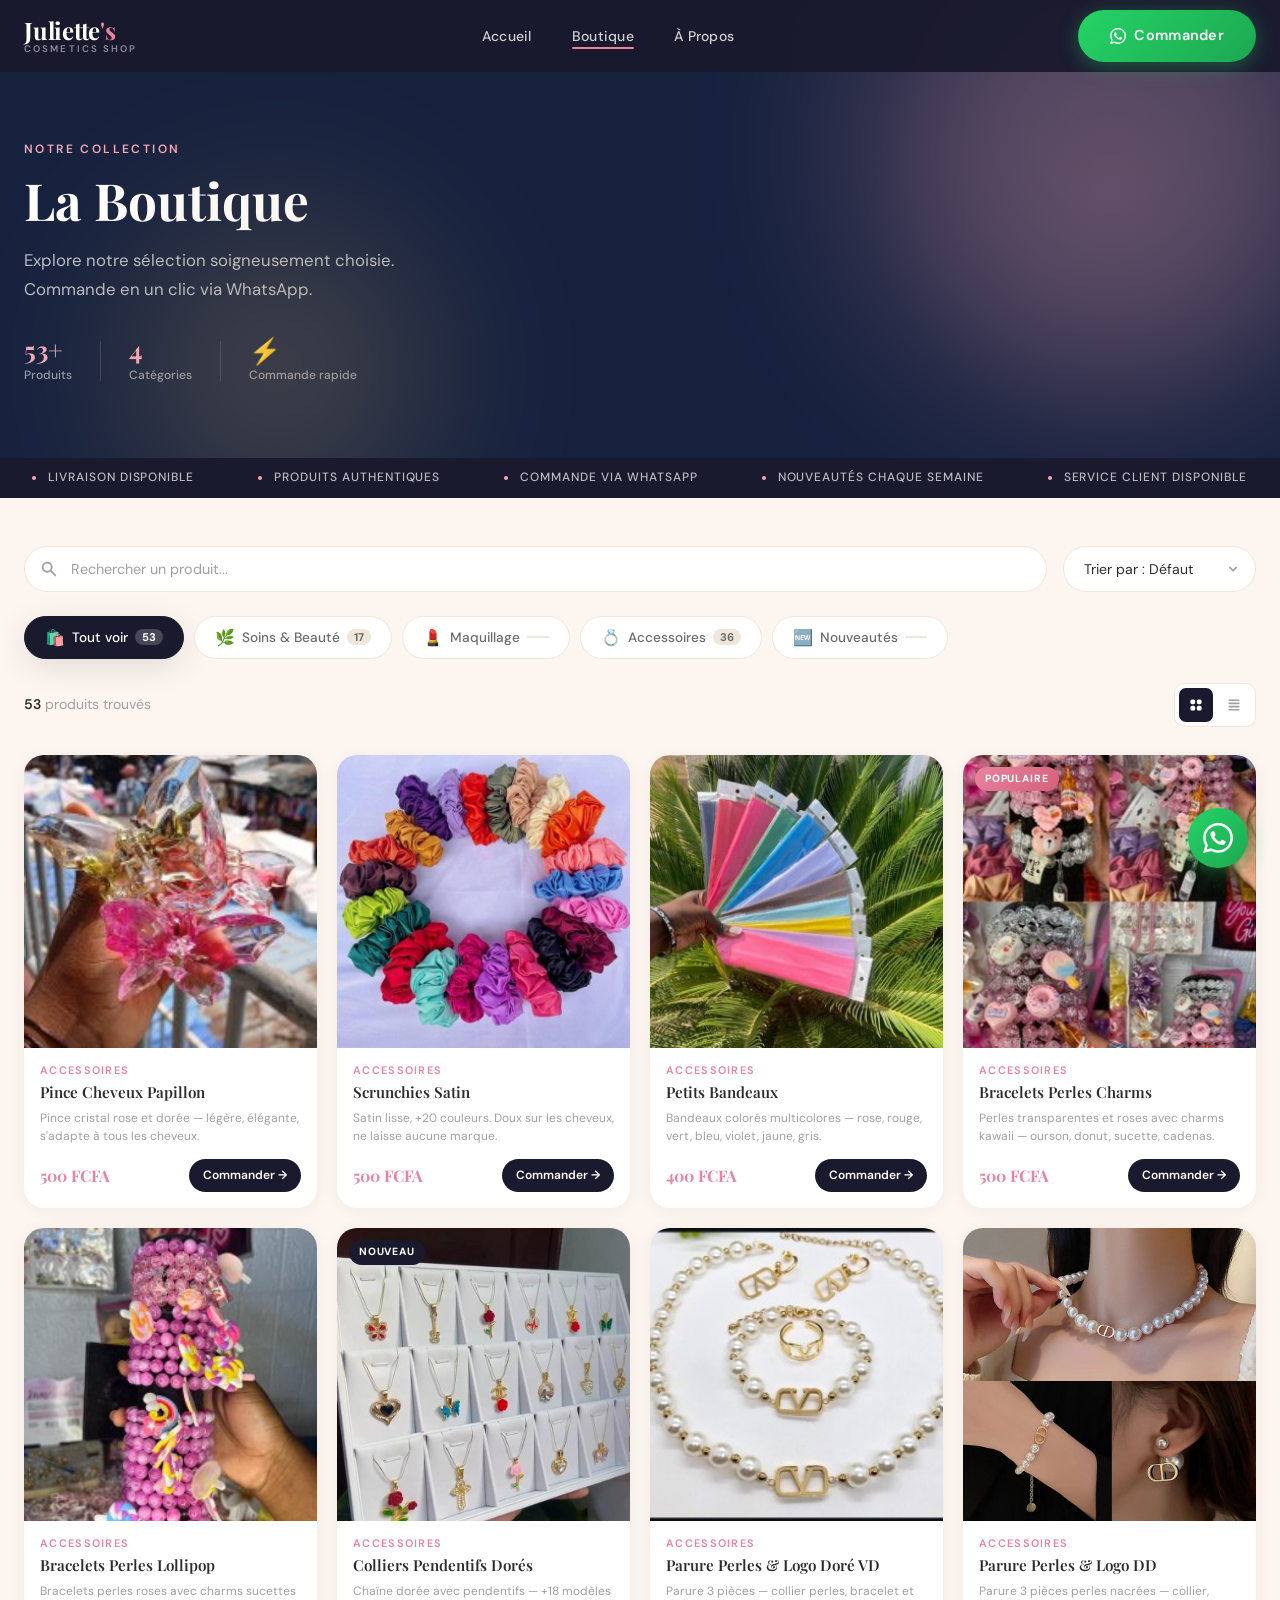
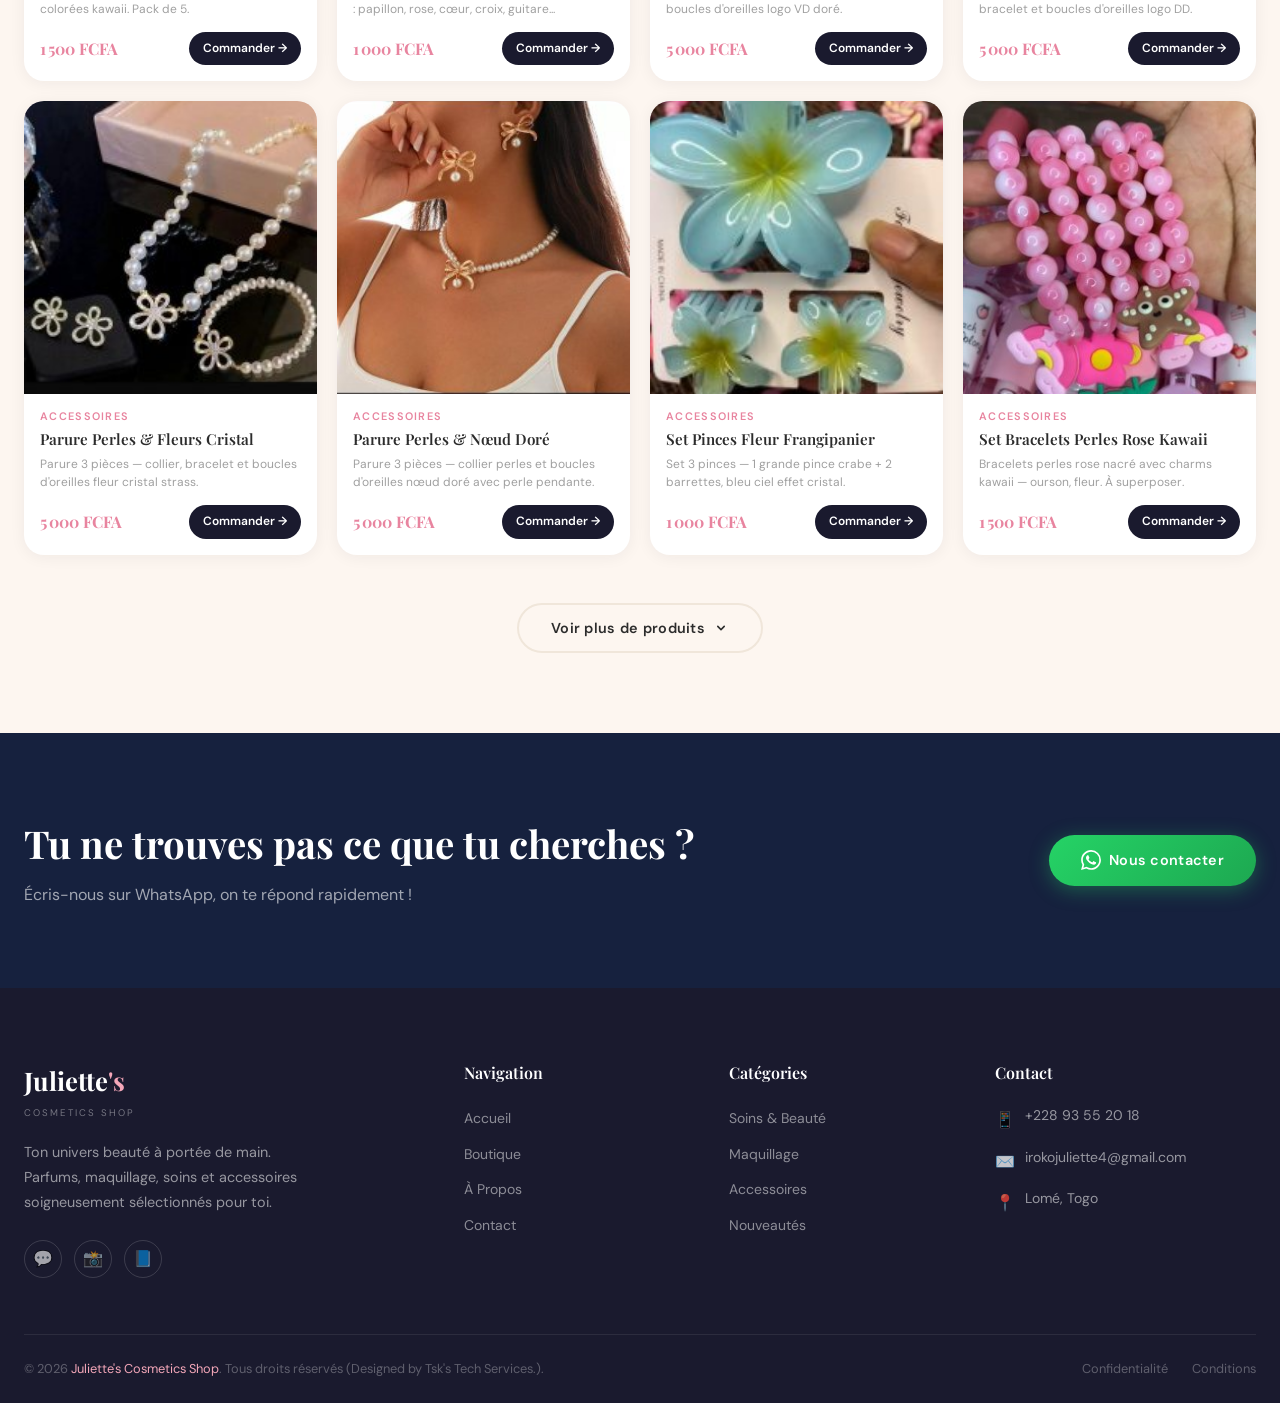
<file: boutique.html>
<!DOCTYPE html>
<html lang="fr">
<head>
  <meta charset="UTF-8" />
  <meta name="viewport" content="width=device-width, initial-scale=1.0" />
  <meta name="description" content="Boutique Juliette's Cosmetics — Parcourez nos parfums, soins visage, maquillage et accessoires." />
<meta property="og:title" content="Boutique — Juliette's Cosmetics Shop" />
<meta property="og:description" content="Parcourez nos parfums, soins visage, maquillage et accessoires premium à Lomé." />
<meta property="og:url" content="https://juliette-s-cosmetics-shop.vercel.app/boutique.html" />
<meta property="og:image" content="https://juliette-s-cosmetics-shop.vercel.app/og-image.jpg" />
<meta property="og:type" content="website" />
<meta property="og:site_name" content="Juliette's Cosmetics Shop" />
<meta name="twitter:card" content="summary_large_image" />
<meta name="twitter:image" content="https://juliette-s-cosmetics-shop.vercel.app/og-image.jpg" />
  <title>Boutique — Juliette's Cosmetics Shop</title>
  <link rel="stylesheet" href="css/style.css" />
  <link rel="stylesheet" href="css/boutique.css" />
</head>
<body>

  <!-- ═══════════════ NAVBAR ═══════════════ -->
  <nav class="navbar dark-nav">
    <div class="nav-inner">
      <a href="index.html" class="nav-logo">
        <span class="logo-main">Juliette<span>'s</span></span>
        <span class="logo-sub">Cosmetics Shop</span>
      </a>
      <ul class="nav-links">
        <li><a href="index.html">Accueil</a></li>
        <li><a href="boutique.html" class="active">Boutique</a></li>
        <li><a href="apropos.html">À Propos</a></li>
      </ul>
      <div class="nav-cta">
        <a href="https://wa.me/22893552018" target="_blank" class="btn btn-whatsapp">
          <svg viewBox="0 0 24 24" width="16" height="16" fill="currentColor"><path d="M17.472 14.382c-.297-.149-1.758-.867-2.03-.967-.273-.099-.471-.148-.67.15-.197.297-.767.966-.94 1.164-.173.199-.347.223-.644.075-.297-.15-1.255-.463-2.39-1.475-.883-.788-1.48-1.761-1.653-2.059-.173-.297-.018-.458.13-.606.134-.133.298-.347.446-.52.149-.174.198-.298.298-.497.099-.198.05-.371-.025-.52-.075-.149-.669-1.612-.916-2.207-.242-.579-.487-.5-.669-.51-.173-.008-.371-.01-.57-.01-.198 0-.52.074-.792.372-.272.297-1.04 1.016-1.04 2.479 0 1.462 1.065 2.875 1.213 3.074.149.198 2.096 3.2 5.077 4.487.709.306 1.262.489 1.694.625.712.227 1.36.195 1.871.118.571-.085 1.758-.719 2.006-1.413.248-.694.248-1.289.173-1.413-.074-.124-.272-.198-.57-.347m-5.421 7.403h-.004a9.87 9.87 0 01-5.031-1.378l-.361-.214-3.741.982.998-3.648-.235-.374a9.86 9.86 0 01-1.51-5.26c.001-5.45 4.436-9.884 9.888-9.884 2.64 0 5.122 1.03 6.988 2.898a9.825 9.825 0 012.893 6.994c-.003 5.45-4.437 9.884-9.885 9.884m8.413-18.297A11.815 11.815 0 0012.05 0C5.495 0 .16 5.335.157 11.892c0 2.096.547 4.142 1.588 5.945L.057 24l6.305-1.654a11.882 11.882 0 005.683 1.448h.005c6.554 0 11.89-5.335 11.893-11.893a11.821 11.821 0 00-3.48-8.413z"/></svg>
          Commander
        </a>
        <button class="hamburger" aria-label="Menu"><span></span><span></span><span></span></button>
      </div>
    </div>
  </nav>

  <!-- Mobile Menu -->
  <div class="mobile-menu">
    <a href="index.html">Accueil <span>→</span></a>
    <a href="boutique.html">Boutique <span>→</span></a>
    <a href="apropos.html">À Propos <span>→</span></a>
    <a href="https://wa.me/22893552018" target="_blank" class="mobile-cta btn btn-whatsapp">Commander sur WhatsApp</a>
  </div>

  <!-- ═══════════════ HERO BANNER ═══════════════ -->
  <header class="page-hero-banner boutique-hero">
    <div class="boutique-hero-shapes">
      <div class="bh-shape bh-shape-1"></div>
      <div class="bh-shape bh-shape-2"></div>
    </div>
    <div class="container">
      <span class="eyebrow reveal">Notre collection</span>
      <h1 class="section-title reveal delay-1">La Boutique</h1>
      <p class="section-subtitle section-subtitle--white reveal delay-2">
        Explore notre sélection soigneusement choisie.<br/>
        Commande en un clic via WhatsApp.
      </p>
      <div class="boutique-hero-stats reveal delay-3">
        <div class="bh-stat"><span class="bh-num" id="totalCount">50+</span><span class="bh-label">Produits</span></div>
        <div class="bh-divider"></div>
        <div class="bh-stat"><span class="bh-num">4</span><span class="bh-label">Catégories</span></div>
        <div class="bh-divider"></div>
        <div class="bh-stat"><span class="bh-num">⚡</span><span class="bh-label">Commande rapide</span></div>
      </div>
    </div>
  </header>

  <!-- ═══════════════ TICKER ═══════════════ -->
  <div class="ticker-band">
    <div class="ticker-track">
      <span class="ticker-item"><span class="dot"></span>Livraison disponible</span>
      <span class="ticker-item"><span class="dot"></span>Produits authentiques</span>
      <span class="ticker-item"><span class="dot"></span>Commande via WhatsApp</span>
      <span class="ticker-item"><span class="dot"></span>Nouveautés chaque semaine</span>
      <span class="ticker-item"><span class="dot"></span>Service client disponible</span>
      <span class="ticker-item"><span class="dot"></span>Paiement sécurisé</span>
    </div>
  </div>

  <!-- ═══════════════ SHOP BODY ═══════════════ -->
  <main class="shop-main">
    <div class="container">

      <!-- Toolbar -->
      <div class="shop-toolbar">
        <!-- Search -->
        <div class="search-wrap">
          <svg class="search-icon" viewBox="0 0 20 20" fill="currentColor" width="18"><path fill-rule="evenodd" d="M8 4a4 4 0 100 8 4 4 0 000-8zM2 8a6 6 0 1110.89 3.476l4.817 4.817a1 1 0 01-1.414 1.414l-4.816-4.816A6 6 0 012 8z" clip-rule="evenodd"/></svg>
          <input type="text" id="searchInput" class="search-input" placeholder="Rechercher un produit..." autocomplete="off" />
          <button class="search-clear" id="searchClear" aria-label="Effacer">✕</button>
        </div>

        <!-- Sort -->
        <div class="sort-wrap">
          <label for="sortSelect" class="sr-only">Trier par</label>
          <select id="sortSelect" class="sort-select">
            <option value="default">Trier par : Défaut</option>
            <option value="price-asc">Prix croissant</option>
            <option value="price-desc">Prix décroissant</option>
            <option value="name-asc">Nom A–Z</option>
            <option value="new">Nouveautés d'abord</option>
          </select>
        </div>
      </div>

      <!-- Filter Tabs -->
      <div class="filter-bar">
        <button class="filter-btn active" data-cat="all">
          <span class="fb-icon">🛍️</span> Tout voir
          <span class="fb-count" id="count-all"></span>
        </button>
        <button class="filter-btn" data-cat="soins-beaute">
          <span class="fb-icon">🌿</span> Soins & Beauté
          <span class="fb-count" id="count-soins-beaute"></span>
        </button>
        <button class="filter-btn" data-cat="maquillage">
          <span class="fb-icon">💄</span> Maquillage
          <span class="fb-count" id="count-maquillage"></span>
        </button>
        <button class="filter-btn" data-cat="accessoires">
          <span class="fb-icon">💍</span> Accessoires
          <span class="fb-count" id="count-accessoires"></span>
        </button>
        <button class="filter-btn" data-cat="nouveautes">
          <span class="fb-icon">🆕</span> Nouveautés
          <span class="fb-count" id="count-nouveautes"></span>
        </button>
      </div>

      <!-- Results info -->
      <div class="results-bar">
        <p class="results-info" id="resultsInfo">Chargement…</p>
        <div class="view-toggle">
          <button class="view-btn active" data-view="grid" aria-label="Vue grille">
            <svg viewBox="0 0 20 20" fill="currentColor" width="16"><path d="M5 3a2 2 0 00-2 2v2a2 2 0 002 2h2a2 2 0 002-2V5a2 2 0 00-2-2H5zM5 11a2 2 0 00-2 2v2a2 2 0 002 2h2a2 2 0 002-2v-2a2 2 0 00-2-2H5zM11 5a2 2 0 012-2h2a2 2 0 012 2v2a2 2 0 01-2 2h-2a2 2 0 01-2-2V5zM11 13a2 2 0 012-2h2a2 2 0 012 2v2a2 2 0 01-2 2h-2a2 2 0 01-2-2v-2z"/></svg>
          </button>
          <button class="view-btn" data-view="list" aria-label="Vue liste">
            <svg viewBox="0 0 20 20" fill="currentColor" width="16"><path fill-rule="evenodd" d="M3 4a1 1 0 011-1h12a1 1 0 110 2H4a1 1 0 01-1-1zm0 4a1 1 0 011-1h12a1 1 0 110 2H4a1 1 0 01-1-1zm0 4a1 1 0 011-1h12a1 1 0 110 2H4a1 1 0 01-1-1zm0 4a1 1 0 011-1h12a1 1 0 110 2H4a1 1 0 01-1-1z" clip-rule="evenodd"/></svg>
          </button>
        </div>
      </div>

      <!-- Products Grid -->
      <div class="products-grid" id="productsGrid"></div>

      <!-- Empty State -->
      <div class="empty-state" id="emptyState" style="display:none;">
        <div class="empty-icon">🔍</div>
        <h3>Aucun produit trouvé</h3>
        <p>Essaie un autre mot-clé ou explore une autre catégorie.</p>
        <button class="btn btn-primary" onclick="resetFilters()">Voir tous les produits</button>
      </div>

      <!-- Load More -->
      <div class="load-more-wrap" id="loadMoreWrap">
        <button class="btn btn-outline load-more-btn" id="loadMoreBtn">
          Voir plus de produits
          <svg viewBox="0 0 20 20" fill="currentColor" width="16"><path fill-rule="evenodd" d="M5.293 7.293a1 1 0 011.414 0L10 10.586l3.293-3.293a1 1 0 111.414 1.414l-4 4a1 1 0 01-1.414 0l-4-4a1 1 0 010-1.414z" clip-rule="evenodd"/></svg>
        </button>
      </div>

    </div>
  </main>

  <!-- ═══════════════ CTA BAND ═══════════════ -->
  <section class="cta-band dark-section-2">
    <div class="container cta-band-inner reveal">
      <div>
        <h2 class="cta-band-title">Tu ne trouves pas ce que tu cherches ?</h2>
        <p class="cta-band-sub">Écris-nous sur WhatsApp, on te répond rapidement !</p>
      </div>
      <a href="https://wa.me/22893552018?text=Bonjour%20Juliette's%20!%20Je%20recherche%20un%20produit%20sp%C3%A9cifique." target="_blank" class="btn btn-whatsapp btn-lg">
        <svg viewBox="0 0 24 24" width="20" fill="currentColor"><path d="M17.472 14.382c-.297-.149-1.758-.867-2.03-.967-.273-.099-.471-.148-.67.15-.197.297-.767.966-.94 1.164-.173.199-.347.223-.644.075-.297-.15-1.255-.463-2.39-1.475-.883-.788-1.48-1.761-1.653-2.059-.173-.297-.018-.458.13-.606.134-.133.298-.347.446-.52.149-.174.198-.298.298-.497.099-.198.05-.371-.025-.52-.075-.149-.669-1.612-.916-2.207-.242-.579-.487-.5-.669-.51-.173-.008-.371-.01-.57-.01-.198 0-.52.074-.792.372-.272.297-1.04 1.016-1.04 2.479 0 1.462 1.065 2.875 1.213 3.074.149.198 2.096 3.2 5.077 4.487.709.306 1.262.489 1.694.625.712.227 1.36.195 1.871.118.571-.085 1.758-.719 2.006-1.413.248-.694.248-1.289.173-1.413-.074-.124-.272-.198-.57-.347m-5.421 7.403h-.004a9.87 9.87 0 01-5.031-1.378l-.361-.214-3.741.982.998-3.648-.235-.374a9.86 9.86 0 01-1.51-5.26c.001-5.45 4.436-9.884 9.888-9.884 2.64 0 5.122 1.03 6.988 2.898a9.825 9.825 0 012.893 6.994c-.003 5.45-4.437 9.884-9.885 9.884m8.413-18.297A11.815 11.815 0 0012.05 0C5.495 0 .16 5.335.157 11.892c0 2.096.547 4.142 1.588 5.945L.057 24l6.305-1.654a11.882 11.882 0 005.683 1.448h.005c6.554 0 11.89-5.335 11.893-11.893a11.821 11.821 0 00-3.48-8.413z"/></svg>
        Nous contacter
      </a>
    </div>
  </section>

  <!-- ═══════════════ FOOTER ═══════════════ -->
  <footer class="footer">
    <div class="container">
      <div class="footer-grid">
        <div class="footer-brand">
          <div class="logo-main">Juliette<span>'s</span></div>
          <div class="logo-sub">Cosmetics Shop</div>
          <p>Ton univers beauté à portée de main. Parfums, maquillage, soins et accessoires soigneusement sélectionnés pour toi.</p>
          <div class="footer-socials">
            <a href="#" title="WhatsApp">💬</a>
            <a href="#" title="Instagram">📸</a>
            <a href="#" title="Facebook">📘</a>
          </div>
        </div>
        <div class="footer-col">
          <h4>Navigation</h4>
          <ul>
            <li><a href="index.html">Accueil</a></li>
            <li><a href="boutique.html">Boutique</a></li>
            <li><a href="apropos.html">À Propos</a></li>
            <li><a href="apropos.html#contact">Contact</a></li>
          </ul>
        </div>
        <div class="footer-col">
          <h4>Catégories</h4>
          <ul>
            <li><a href="boutique.html?cat=soins-beaute">Soins & Beauté</a></li>
            <li><a href="boutique.html?cat=maquillage">Maquillage</a></li>
            <li><a href="boutique.html?cat=accessoires">Accessoires</a></li>
            <li><a href="boutique.html?cat=nouveautes">Nouveautés</a></li>
          </ul>
        </div>
        <div class="footer-col">
          <h4>Contact</h4>
          <div class="footer-contact-item">
            <span class="icon">📱</span>
            <p><a href="https://wa.me/22893552018" target="_blank">+228 93 55 20 18</a></p>
          </div>
          <div class="footer-contact-item">
            <span class="icon">✉️</span>
            <p><a href="mailto:irokojuliette4@gmail.com">irokojuliette4@gmail.com</a></p>
          </div>
          <div class="footer-contact-item">
            <span class="icon">📍</span>
            <p>Lomé, Togo</p>
          </div>
        </div>
      </div>
      <div class="footer-bottom">
        <p>© 2026 <span>Juliette's Cosmetics Shop</span>. Tous droits réservés (Designed by Tsk's Tech Services.).</p>
        <div class="footer-bottom-links">
          <a href="#">Confidentialité</a>
          <a href="#">Conditions</a>
        </div>
      </div>
    </div>
  </footer>

  <!-- WhatsApp Float -->
  <div class="whatsapp-float">
    <div class="whatsapp-tooltip">Commander sur WhatsApp</div>
    <button class="whatsapp-float-btn" aria-label="Commander sur WhatsApp">
      <svg viewBox="0 0 24 24"><path d="M17.472 14.382c-.297-.149-1.758-.867-2.03-.967-.273-.099-.471-.148-.67.15-.197.297-.767.966-.94 1.164-.173.199-.347.223-.644.075-.297-.15-1.255-.463-2.39-1.475-.883-.788-1.48-1.761-1.653-2.059-.173-.297-.018-.458.13-.606.134-.133.298-.347.446-.52.149-.174.198-.298.298-.497.099-.198.05-.371-.025-.52-.075-.149-.669-1.612-.916-2.207-.242-.579-.487-.5-.669-.51-.173-.008-.371-.01-.57-.01-.198 0-.52.074-.792.372-.272.297-1.04 1.016-1.04 2.479 0 1.462 1.065 2.875 1.213 3.074.149.198 2.096 3.2 5.077 4.487.709.306 1.262.489 1.694.625.712.227 1.36.195 1.871.118.571-.085 1.758-.719 2.006-1.413.248-.694.248-1.289.173-1.413-.074-.124-.272-.198-.57-.347m-5.421 7.403h-.004a9.87 9.87 0 01-5.031-1.378l-.361-.214-3.741.982.998-3.648-.235-.374a9.86 9.86 0 01-1.51-5.26c.001-5.45 4.436-9.884 9.888-9.884 2.64 0 5.122 1.03 6.988 2.898a9.825 9.825 0 012.893 6.994c-.003 5.45-4.437 9.884-9.885 9.884m8.413-18.297A11.815 11.815 0 0012.05 0C5.495 0 .16 5.335.157 11.892c0 2.096.547 4.142 1.588 5.945L.057 24l6.305-1.654a11.882 11.882 0 005.683 1.448h.005c6.554 0 11.89-5.335 11.893-11.893a11.821 11.821 0 00-3.48-8.413z"/></svg>
    </button>
  </div>

  <script src="js/main.js"></script>
  <script src="js/boutique.js"></script>
</body>
</html>
</file>
<file: css/style.css>
/* ============================================================
   JULIETTE'S COSMETICS SHOP — Global Stylesheet
   ============================================================ */

@import url('https://fonts.googleapis.com/css2?family=Playfair+Display:ital,wght@0,400;0,600;0,700;0,900;1,400;1,700&family=DM+Sans:wght@300;400;500;600&display=swap');

/* ── CSS Variables ────────────────────────────────────────── */
:root {
  --rose:        #F4A7B9;
  --rose-deep:   #E8849F;
  --rose-light:  #FDE8EE;
  --nude:        #FDF6F0;
  --nude-dark:   #F0E6DA;
  --charcoal:    #1A1A2E;
  --charcoal-2:  #16213E;
  --gold:        #C9A96E;
  --gold-light:  #E8D5B0;
  --white:       #FFFFFF;
  --text-dark:   #2C2C2C;
  --text-mid:    #6B6B6B;
  --text-light:  #A0A0A0;
  --font-display: 'Playfair Display', Georgia, serif;
  --font-body:    'DM Sans', sans-serif;
  --max-width: 1280px;
  --nav-h: 72px;
  --radius-sm: 8px;
  --radius-md: 16px;
  --radius-lg: 32px;
  --shadow-sm:  0 2px 12px rgba(244,167,185,0.15);
  --shadow-md:  0 8px 32px rgba(26,26,46,0.12);
  --shadow-lg:  0 20px 60px rgba(26,26,46,0.18);
  --shadow-gold: 0 4px 24px rgba(201,169,110,0.3);
  --ease: cubic-bezier(0.25, 0.46, 0.45, 0.94);
  --ease-bounce: cubic-bezier(0.34, 1.56, 0.64, 1);
  --t-fast: 0.2s;
  --t-mid:  0.4s;
  --t-slow: 0.7s;
}

*, *::before, *::after { margin:0; padding:0; box-sizing:border-box; }
html { scroll-behavior:smooth; font-size:16px; -webkit-font-smoothing:antialiased; }
body { font-family:var(--font-body); background:var(--nude); color:var(--text-dark); overflow-x:hidden; line-height:1.6; }
img { max-width:100%; display:block; }
a { text-decoration:none; color:inherit; }
ul { list-style:none; }
button { border:none; cursor:pointer; font-family:var(--font-body); }

/* Utility */
.container { width:100%; max-width:var(--max-width); margin:0 auto; padding:0 24px; }
.section-pad { padding:96px 0; }
.section-pad-sm { padding:60px 0; }
.dark-section { background:var(--charcoal); color:var(--white); }
.dark-section-2 { background:var(--charcoal-2); color:var(--white); }

.eyebrow { font-family:var(--font-body); font-size:0.75rem; font-weight:600; letter-spacing:0.2em; text-transform:uppercase; color:var(--rose-deep); margin-bottom:12px; display:block; }
.eyebrow--gold { color:var(--gold); }
.section-title { font-family:var(--font-display); font-size:clamp(2rem,4vw,3.2rem); font-weight:700; line-height:1.15; color:var(--text-dark); margin-bottom:16px; }
.section-title--white { color:var(--white); }
.section-subtitle { font-size:1.05rem; color:var(--text-mid); max-width:520px; line-height:1.75; }
.section-subtitle--white { color:rgba(255,255,255,0.7); }

/* Buttons */
.btn { display:inline-flex; align-items:center; gap:8px; padding:14px 32px; border-radius:50px; font-size:0.9rem; font-weight:600; transition:all var(--t-mid) var(--ease); cursor:pointer; letter-spacing:0.02em; }
.btn-primary { background:linear-gradient(135deg,var(--rose) 0%,var(--rose-deep) 100%); color:var(--white); box-shadow:0 4px 20px rgba(232,132,159,0.4); }
.btn-primary:hover { transform:translateY(-2px); box-shadow:0 8px 32px rgba(232,132,159,0.5); }
.btn-gold { background:linear-gradient(135deg,var(--gold) 0%,#b8905a 100%); color:var(--white); box-shadow:var(--shadow-gold); }
.btn-gold:hover { transform:translateY(-2px); box-shadow:0 8px 32px rgba(201,169,110,0.5); }
.btn-outline { background:transparent; color:var(--text-dark); border:2px solid var(--nude-dark); }
.btn-outline:hover { border-color:var(--rose); color:var(--rose-deep); background:var(--rose-light); }
.btn-outline--white { background:transparent; color:var(--white); border:2px solid rgba(255,255,255,0.35); }
.btn-outline--white:hover { background:rgba(255,255,255,0.1); border-color:rgba(255,255,255,0.7); }
.btn-whatsapp { background:linear-gradient(135deg,#25D366 0%,#1DA851 100%); color:var(--white); box-shadow:0 4px 20px rgba(37,211,102,0.35); }
.btn-whatsapp:hover { transform:translateY(-2px); box-shadow:0 8px 32px rgba(37,211,102,0.5); }

/* NAVBAR */
.navbar { position:fixed; top:0; left:0; right:0; z-index:1000; height:var(--nav-h); display:flex; align-items:center; transition:all var(--t-mid) var(--ease); }
.navbar.transparent { background:transparent; }
.navbar.scrolled { background:rgba(253,246,240,0.95); backdrop-filter:blur(20px); box-shadow:0 1px 30px rgba(26,26,46,0.08); }
.navbar.dark-nav { background:rgba(26,26,46,0.95); backdrop-filter:blur(20px); }
.nav-inner { display:flex; align-items:center; justify-content:space-between; width:100%; max-width:var(--max-width); margin:0 auto; padding:0 24px; }
.nav-logo { display:flex; flex-direction:column; line-height:1; }
.nav-logo .logo-main { font-family:var(--font-display); font-size:1.5rem; font-weight:700; color:var(--charcoal); letter-spacing:-0.01em; transition:color var(--t-fast); }
.nav-logo .logo-main span { color:var(--rose-deep); }
.nav-logo .logo-sub { font-size:0.6rem; font-weight:600; letter-spacing:0.22em; text-transform:uppercase; color:var(--text-light); margin-top:2px; }
.navbar.dark-nav .nav-logo .logo-main { color:var(--white); }
.navbar.dark-nav .nav-logo .logo-sub { color:rgba(255,255,255,0.5); }
.nav-links { display:flex; align-items:center; gap:40px; }
.nav-links a { font-size:0.875rem; font-weight:500; color:var(--text-dark); letter-spacing:0.02em; position:relative; transition:color var(--t-fast); }
.nav-links a::after { content:''; position:absolute; bottom:-4px; left:0; width:0; height:2px; background:var(--rose-deep); border-radius:2px; transition:width var(--t-mid) var(--ease); }
.nav-links a:hover, .nav-links a.active { color:var(--rose-deep); }
.nav-links a:hover::after, .nav-links a.active::after { width:100%; }
.navbar.dark-nav .nav-links a { color:rgba(255,255,255,0.8); }
.navbar.dark-nav .nav-links a:hover { color:var(--rose); }
.nav-cta { display:flex; align-items:center; gap:16px; }
.hamburger { display:none; flex-direction:column; gap:5px; background:none; padding:4px; }
.hamburger span { display:block; width:24px; height:2px; background:var(--charcoal); border-radius:2px; transition:all var(--t-mid) var(--ease); }
.navbar.dark-nav .hamburger span { background:var(--white); }
.hamburger.open span:nth-child(1) { transform:translateY(7px) rotate(45deg); }
.hamburger.open span:nth-child(2) { opacity:0; transform:scaleX(0); }
.hamburger.open span:nth-child(3) { transform:translateY(-7px) rotate(-45deg); }
.mobile-menu { position:fixed; top:var(--nav-h); left:0; right:0; background:rgba(253,246,240,0.98); backdrop-filter:blur(20px); padding:32px 24px 40px; display:flex; flex-direction:column; gap:8px; transform:translateY(-110%); opacity:0; transition:all var(--t-mid) var(--ease); z-index:999; border-bottom:1px solid var(--nude-dark); }
.mobile-menu.open { transform:translateY(0); opacity:1; }
.mobile-menu a { font-size:1.1rem; font-weight:500; color:var(--text-dark); padding:12px 0; border-bottom:1px solid var(--nude-dark); display:flex; align-items:center; justify-content:space-between; }
.mobile-menu a:last-child { border-bottom:none; }
.mobile-menu .mobile-cta { margin-top:16px; }

/* FOOTER */
.footer { background:var(--charcoal); color:rgba(255,255,255,0.75); padding:72px 0 0; }
.footer-grid { display:grid; grid-template-columns:1.8fr 1fr 1fr 1.2fr; gap:48px; padding-bottom:56px; border-bottom:1px solid rgba(255,255,255,0.08); }
.footer-brand .logo-main { font-family:var(--font-display); font-size:1.6rem; font-weight:700; color:var(--white); margin-bottom:4px; }
.footer-brand .logo-main span { color:var(--rose); }
.footer-brand .logo-sub { font-size:0.6rem; letter-spacing:0.22em; text-transform:uppercase; color:rgba(255,255,255,0.4); margin-bottom:20px; }
.footer-brand p { font-size:0.9rem; line-height:1.75; color:rgba(255,255,255,0.55); margin-bottom:24px; max-width:280px; }
.footer-socials { display:flex; gap:12px; }
.footer-socials a { width:38px; height:38px; border-radius:50%; border:1px solid rgba(255,255,255,0.15); display:flex; align-items:center; justify-content:center; font-size:1rem; transition:all var(--t-fast); color:rgba(255,255,255,0.6); }
.footer-socials a:hover { background:var(--rose-deep); border-color:var(--rose-deep); color:var(--white); transform:translateY(-2px); }
.footer-col h4 { font-family:var(--font-display); font-size:1rem; font-weight:600; color:var(--white); margin-bottom:20px; }
.footer-col ul { display:flex; flex-direction:column; gap:10px; }
.footer-col ul li a { font-size:0.875rem; color:rgba(255,255,255,0.5); transition:color var(--t-fast); }
.footer-col ul li a:hover { color:var(--rose); }
.footer-contact-item { display:flex; align-items:flex-start; gap:10px; margin-bottom:14px; }
.footer-contact-item .icon { font-size:1rem; margin-top:2px; flex-shrink:0; }
.footer-contact-item p { font-size:0.875rem; color:rgba(255,255,255,0.55); line-height:1.5; }
.footer-contact-item a { color:rgba(255,255,255,0.55); transition:color var(--t-fast); }
.footer-contact-item a:hover { color:var(--rose); }
.footer-bottom { padding:24px 0; display:flex; align-items:center; justify-content:space-between; flex-wrap:wrap; gap:12px; }
.footer-bottom p { font-size:0.8rem; color:rgba(255,255,255,0.3); }
.footer-bottom p span { color:var(--rose); }
.footer-bottom-links { display:flex; gap:24px; }
.footer-bottom-links a { font-size:0.8rem; color:rgba(255,255,255,0.3); transition:color var(--t-fast); }
.footer-bottom-links a:hover { color:var(--rose); }

/* WHATSAPP FLOAT */
.whatsapp-float { position:fixed; bottom:32px; right:32px; z-index:900; display:flex; flex-direction:column; align-items:flex-end; gap:12px; }
.whatsapp-float-btn { width:60px; height:60px; background:linear-gradient(135deg,#25D366 0%,#1DA851 100%); border-radius:50%; display:flex; align-items:center; justify-content:center; box-shadow:0 4px 24px rgba(37,211,102,0.45); cursor:pointer; transition:all var(--t-mid) var(--ease-bounce); position:relative; }
.whatsapp-float-btn:hover { transform:scale(1.12); box-shadow:0 8px 40px rgba(37,211,102,0.55); }
.whatsapp-float-btn svg { width:30px; height:30px; fill:var(--white); }
.whatsapp-float-btn::before { content:''; position:absolute; inset:-6px; border-radius:50%; border:2px solid #25D366; opacity:0; animation:wa-pulse 2.5s ease-out infinite; }
@keyframes wa-pulse { 0%{transform:scale(0.9);opacity:0.7;} 100%{transform:scale(1.5);opacity:0;} }
.whatsapp-tooltip { background:var(--charcoal); color:var(--white); font-size:0.8rem; font-weight:500; padding:8px 16px; border-radius:50px; white-space:nowrap; box-shadow:var(--shadow-md); transform:translateX(10px); opacity:0; transition:all var(--t-mid) var(--ease); pointer-events:none; }
.whatsapp-float:hover .whatsapp-tooltip { opacity:1; transform:translateX(0); }

/* SCROLL ANIMATIONS */
.reveal { opacity:0; transform:translateY(30px); transition:opacity var(--t-slow) var(--ease), transform var(--t-slow) var(--ease); }
.reveal.visible { opacity:1; transform:translateY(0); }
.reveal-left { opacity:0; transform:translateX(-40px); transition:opacity var(--t-slow) var(--ease), transform var(--t-slow) var(--ease); }
.reveal-left.visible { opacity:1; transform:translateX(0); }
.reveal-right { opacity:0; transform:translateX(40px); transition:opacity var(--t-slow) var(--ease), transform var(--t-slow) var(--ease); }
.reveal-right.visible { opacity:1; transform:translateX(0); }
.reveal-scale { opacity:0; transform:scale(0.92); transition:opacity var(--t-slow) var(--ease), transform var(--t-slow) var(--ease); }
.reveal-scale.visible { opacity:1; transform:scale(1); }
.delay-1{transition-delay:0.1s;} .delay-2{transition-delay:0.2s;} .delay-3{transition-delay:0.3s;} .delay-4{transition-delay:0.4s;} .delay-5{transition-delay:0.5s;} .delay-6{transition-delay:0.6s;}

/* TICKER */
.ticker-band { background:var(--charcoal); color:var(--white); overflow:hidden; height:40px; display:flex; align-items:center; }
.ticker-track { display:flex; animation:ticker-scroll 30s linear infinite; white-space:nowrap; }
.ticker-item { display:inline-flex; align-items:center; gap:12px; padding:0 32px; font-size:0.75rem; font-weight:500; letter-spacing:0.08em; text-transform:uppercase; color:rgba(255,255,255,0.7); }
.ticker-item .dot { width:4px; height:4px; border-radius:50%; background:var(--rose); flex-shrink:0; }
@keyframes ticker-scroll { 0%{transform:translateX(0);} 100%{transform:translateX(-50%);} }

/* PAGE HERO BANNER */
.page-hero-banner { background:var(--charcoal-2); padding:140px 0 80px; position:relative; overflow:hidden; }
.page-hero-banner::before { content:''; position:absolute; top:-60px; right:-80px; width:500px; height:500px; background:radial-gradient(circle,rgba(244,167,185,0.12) 0%,transparent 70%); pointer-events:none; }
.page-hero-banner .eyebrow { color:var(--rose); }
.page-hero-banner .section-title { color:var(--white); }

/* RESPONSIVE */
@media (max-width:1024px) { .footer-grid { grid-template-columns:1fr 1fr; gap:40px; } }
@media (max-width:768px) {
  :root { --nav-h:64px; }
  .nav-links, .nav-cta .btn:not(.btn-icon) { display:none; }
  .hamburger { display:flex; }
  .section-pad { padding:64px 0; }
  .section-pad-sm { padding:40px 0; }
  .footer-grid { grid-template-columns:1fr; gap:32px; }
  .footer-bottom { flex-direction:column; text-align:center; }
  .whatsapp-float { bottom:20px; right:20px; }
  .whatsapp-float-btn { width:52px; height:52px; }
}
@media (max-width:480px) { .container { padding:0 16px; } }
</file>
<file: css/home.css>
/* ============================================================
   HOME PAGE — Styles
   ============================================================ */

/* HERO */
.hero {
  min-height: 100vh;
  background: linear-gradient(135deg, #FDF6F0 0%, #FDE8EE 50%, #F8EDF5 100%);
  position: relative;
  display: flex;
  align-items: center;
  overflow: hidden;
  padding-top: 40px; /* ticker band height */
}

.hero-bg {
  position: absolute;
  inset: 0;
  pointer-events: none;
  overflow: hidden;
}

.hero-blob {
  position: absolute;
  border-radius: 50%;
  filter: blur(80px);
  opacity: 0.5;
}

.hero-blob-1 {
  width: 600px; height: 600px;
  background: radial-gradient(circle, rgba(244,167,185,0.4) 0%, transparent 70%);
  top: -100px; right: -100px;
  animation: blob-drift 8s ease-in-out infinite alternate;
}

.hero-blob-2 {
  width: 400px; height: 400px;
  background: radial-gradient(circle, rgba(201,169,110,0.25) 0%, transparent 70%);
  bottom: 0; left: -80px;
  animation: blob-drift 10s ease-in-out infinite alternate-reverse;
}

.hero-blob-3 {
  width: 300px; height: 300px;
  background: radial-gradient(circle, rgba(244,167,185,0.2) 0%, transparent 70%);
  top: 50%; left: 40%;
  transform: translate(-50%,-50%);
  animation: blob-drift 12s ease-in-out infinite alternate;
}

@keyframes blob-drift {
  0%   { transform: translate(0,0) scale(1); }
  100% { transform: translate(30px, 20px) scale(1.05); }
}

.hero-grid {
  position: absolute;
  inset: 0;
  background-image: linear-gradient(rgba(244,167,185,0.06) 1px, transparent 1px),
                    linear-gradient(90deg, rgba(244,167,185,0.06) 1px, transparent 1px);
  background-size: 60px 60px;
}

.hero-inner {
  display: grid;
  grid-template-columns: 1fr 1fr;
  gap: 64px;
  align-items: center;
  padding-top: 80px;
  padding-bottom: 80px;
  position: relative;
  z-index: 1;
}

.hero-content {
  animation: fade-up 0.9s var(--ease) both;
}

@keyframes fade-up {
  from { opacity:0; transform:translateY(40px); }
  to   { opacity:1; transform:translateY(0); }
}

.hero-badge {
  display: inline-flex;
  align-items: center;
  gap: 8px;
  background: rgba(244,167,185,0.2);
  border: 1px solid rgba(232,132,159,0.3);
  color: var(--rose-deep);
  font-size: 0.8rem;
  font-weight: 600;
  padding: 6px 16px;
  border-radius: 50px;
  margin-bottom: 28px;
  letter-spacing: 0.03em;
}

.badge-dot {
  width: 7px; height: 7px;
  border-radius: 50%;
  background: var(--rose-deep);
  animation: badge-blink 1.5s ease-in-out infinite;
}

@keyframes badge-blink {
  0%, 100% { opacity:1; }
  50%       { opacity:0.3; }
}

.hero-title {
  font-family: var(--font-display);
  font-size: clamp(3rem, 6vw, 5.2rem);
  font-weight: 900;
  line-height: 1.05;
  color: var(--charcoal);
  margin-bottom: 20px;
  letter-spacing: -0.02em;
}

.hero-title em {
  font-style: italic;
  color: var(--rose-deep);
  position: relative;
}

.hero-title em::after {
  content: '';
  position: absolute;
  left: 0; right: 0;
  bottom: 4px;
  height: 6px;
  background: linear-gradient(90deg, var(--rose), transparent);
  border-radius: 3px;
  opacity: 0.4;
}

.hero-sub {
  font-size: 1.1rem;
  color: var(--text-mid);
  line-height: 1.75;
  margin-bottom: 20px;
  max-width: 440px;
}

.hero-slogan {
  font-family: var(--font-display);
  font-size: 0.85rem;
  font-style: italic;
  color: var(--gold);
  letter-spacing: 0.04em;
  margin-bottom: 36px;
  display: flex;
  align-items: center;
  gap: 10px;
}

.hero-actions {
  display: flex;
  gap: 16px;
  flex-wrap: wrap;
  margin-bottom: 48px;
}

.btn-lg { padding: 16px 36px; font-size: 0.95rem; }

.hero-stats {
  display: flex;
  align-items: center;
  gap: 24px;
}

.stat { display: flex; flex-direction: column; }
.stat-num { font-family: var(--font-display); font-size: 1.4rem; font-weight: 700; color: var(--charcoal); }
.stat-label { font-size: 0.75rem; color: var(--text-light); font-weight: 500; }
.stat-div { width: 1px; height: 36px; background: var(--nude-dark); }

/* Hero Visual */
.hero-visual {
  position: relative;
  animation: fade-up 0.9s 0.3s var(--ease) both;
}

.hero-card {
  background: var(--white);
  border-radius: var(--radius-md);
  box-shadow: var(--shadow-lg);
  overflow: hidden;
}

.hero-card-main {
  width: 280px;
  margin: 0 auto;
  transform: rotate(-2deg);
  transition: transform var(--t-mid) var(--ease);
}

.hero-card-main:hover { transform: rotate(0deg) scale(1.02); }

.hero-card-img {
  height: 260px;
  background: linear-gradient(135deg, var(--rose-light), var(--nude-dark));
  display: flex;
  align-items: center;
  justify-content: center;
}

.hero-img-placeholder {
  font-size: 5rem;
  animation: float 3s ease-in-out infinite;
}

@keyframes float {
  0%, 100% { transform: translateY(0); }
  50% { transform: translateY(-12px); }
}

.hero-card-body { padding: 16px; }
.hero-card-tag {
  display: inline-block;
  background: var(--rose-light);
  color: var(--rose-deep);
  font-size: 0.7rem;
  font-weight: 700;
  padding: 3px 10px;
  border-radius: 50px;
  margin-bottom: 8px;
  text-transform: uppercase;
  letter-spacing: 0.05em;
}
.hero-card-name { font-family: var(--font-display); font-size: 1rem; font-weight: 600; color: var(--text-dark); }
.hero-card-price { font-weight: 700; color: var(--rose-deep); font-size: 1.1rem; margin-top: 4px; }

.hero-card-float {
  position: absolute;
  display: flex;
  align-items: center;
  gap: 10px;
  padding: 12px 18px;
  border-radius: var(--radius-sm);
  font-size: 0.9rem;
  animation: float-card 4s ease-in-out infinite;
}

.hero-card-float-1 {
  top: 20px; right: -20px;
  animation-delay: 0.5s;
}

.hero-card-float-2 {
  bottom: 40px; left: -30px;
  animation-delay: 1s;
}

.hero-card-float span { font-size: 1.4rem; }
.fc-name { font-size: 0.8rem; font-weight: 600; color: var(--text-dark); }
.fc-price { font-size: 0.85rem; font-weight: 700; color: var(--rose-deep); }

@keyframes float-card {
  0%, 100% { transform: translateY(0); }
  50% { transform: translateY(-8px); }
}

.hero-deco-ring {
  position: absolute;
  width: 200px; height: 200px;
  border: 2px dashed rgba(244,167,185,0.4);
  border-radius: 50%;
  bottom: -30px; right: 20px;
  animation: spin-slow 20s linear infinite;
}

@keyframes spin-slow { to { transform: rotate(360deg); } }

.hero-deco-dot {
  position: absolute;
  width: 12px; height: 12px;
  background: var(--gold);
  border-radius: 50%;
  top: 30px; left: 30px;
  animation: float 2.5s ease-in-out infinite alternate;
}

.hero-scroll-hint {
  position: absolute;
  bottom: 32px;
  left: 50%;
  transform: translateX(-50%);
  display: flex;
  flex-direction: column;
  align-items: center;
  gap: 8px;
  color: var(--text-light);
  font-size: 0.7rem;
  letter-spacing: 0.1em;
  text-transform: uppercase;
}

.scroll-line {
  width: 1px; height: 40px;
  background: linear-gradient(to bottom, var(--rose-deep), transparent);
  animation: scroll-line 1.5s ease-in-out infinite;
}

@keyframes scroll-line {
  0%   { transform: scaleY(0); transform-origin: top; }
  50%  { transform: scaleY(1); transform-origin: top; }
  51%  { transform: scaleY(1); transform-origin: bottom; }
  100% { transform: scaleY(0); transform-origin: bottom; }
}

/* CATEGORIES */
.categories-section { background: var(--white); }
.section-header.text-center { text-align: center; margin-bottom: 56px; }
.section-header.text-center .section-subtitle { margin: 0 auto; }

.cat-grid {
  display: grid;
  grid-template-columns: repeat(4, 1fr);
  gap: 24px;
}

.cat-card {
  background: var(--nude);
  border-radius: var(--radius-md);
  padding: 36px 28px;
  display: flex;
  flex-direction: column;
  gap: 8px;
  border: 1px solid var(--nude-dark);
  transition: all var(--t-mid) var(--ease);
  cursor: pointer;
  position: relative;
  overflow: hidden;
}

.cat-card::before {
  content: '';
  position: absolute;
  inset: 0;
  background: linear-gradient(135deg, var(--rose-light), transparent);
  opacity: 0;
  transition: opacity var(--t-mid);
}

.cat-card:hover::before { opacity: 1; }

.cat-card:hover {
  transform: translateY(-6px);
  box-shadow: var(--shadow-md);
  border-color: var(--rose);
}

.cat-card--dark {
  background: var(--charcoal);
  border-color: transparent;
}

.cat-card--dark h3,
.cat-card--dark p { color: var(--white); }
.cat-card--dark p { color: rgba(255,255,255,0.65); }

.cat-card--dark:hover {
  background: var(--charcoal-2);
  border-color: var(--rose);
}

.cat-card--dark::before {
  background: linear-gradient(135deg, rgba(244,167,185,0.1), transparent);
}

.cat-icon { font-size: 2.4rem; margin-bottom: 8px; }
.cat-card h3 { font-family: var(--font-display); font-size: 1.1rem; font-weight: 700; color: var(--text-dark); }
.cat-card p { font-size: 0.875rem; color: var(--text-mid); line-height: 1.6; }
.cat-link {
  font-size: 0.8rem;
  font-weight: 600;
  color: var(--rose-deep);
  margin-top: 12px;
  display: inline-block;
  transition: transform var(--t-fast);
}
.cat-card:hover .cat-link { transform: translateX(4px); }
.cat-card--dark .cat-link { color: var(--rose); }

/* FEATURED */
.featured-section { background: var(--nude); }
.section-header-flex {
  display: flex;
  align-items: flex-end;
  justify-content: space-between;
  margin-bottom: 48px;
  gap: 24px;
}

.featured-grid {
  display: grid;
  grid-template-columns: repeat(4, 1fr);
  gap: 24px;
}

/* Product Card (shared with boutique) */
.prod-card {
  background: var(--white);
  border-radius: var(--radius-md);
  overflow: hidden;
  border: 1px solid var(--nude-dark);
  transition: all var(--t-mid) var(--ease);
  position: relative;
}

.prod-card:hover {
  transform: translateY(-6px);
  box-shadow: var(--shadow-md);
  border-color: rgba(244,167,185,0.4);
}

.prod-img {
  height: 220px;
  background: linear-gradient(135deg, var(--rose-light), var(--nude-dark));
  display: flex;
  align-items: center;
  justify-content: center;
  font-size: 3.5rem;
  position: relative;
  overflow: hidden;
  transition: all var(--t-mid);
}

.prod-img img {
  width: 100%;
  height: 100%;
  object-fit: cover;
  position: absolute;
  inset: 0;
}

.prod-card:hover .prod-img { background: linear-gradient(135deg, #f9d5e0, #f0e6da); }

.prod-badge {
  position: absolute;
  top: 12px;
  left: 12px;
  font-size: 0.68rem;
  font-weight: 700;
  padding: 3px 10px;
  border-radius: 50px;
  text-transform: uppercase;
  letter-spacing: 0.05em;
}

.prod-badge--new { background: var(--charcoal); color: var(--white); }
.prod-badge--hot { background: var(--rose-deep); color: var(--white); }
.prod-badge--promo { background: var(--gold); color: var(--white); }

.prod-wa-btn {
  position: absolute;
  bottom: 12px;
  right: 12px;
  width: 40px; height: 40px;
  background: #25D366;
  border-radius: 50%;
  display: flex;
  align-items: center;
  justify-content: center;
  opacity: 0;
  transform: scale(0.7);
  transition: all var(--t-mid) var(--ease-bounce);
  box-shadow: 0 4px 16px rgba(37,211,102,0.4);
}

.prod-card:hover .prod-wa-btn {
  opacity: 1;
  transform: scale(1);
}

.prod-wa-btn svg { width: 22px; height: 22px; fill: white; }

.prod-body { padding: 16px; }
.prod-cat { font-size: 0.7rem; font-weight: 600; letter-spacing: 0.12em; text-transform: uppercase; color: var(--text-light); margin-bottom: 6px; }
.prod-name { font-family: var(--font-display); font-size: 0.975rem; font-weight: 600; color: var(--text-dark); margin-bottom: 10px; line-height: 1.35; }
.prod-footer { display: flex; align-items: center; justify-content: space-between; }
.prod-price { font-weight: 700; color: var(--rose-deep); font-size: 1rem; }
.prod-order-btn {
  font-size: 0.75rem;
  font-weight: 600;
  color: var(--rose-deep);
  background: var(--rose-light);
  border: none;
  padding: 6px 14px;
  border-radius: 50px;
  cursor: pointer;
  transition: all var(--t-fast);
}
.prod-order-btn:hover { background: var(--rose-deep); color: var(--white); }

/* WHY */
.why-section 
.why-inner {
  display: grid;
  grid-template-columns: 1fr 1fr;
  gap: 80px;
  align-items: center;
}
.why-grid {
  display: grid;
  grid-template-columns: 1fr 1fr;
  gap: 20px;
}
.why-card {
  background: rgba(255,255,255,0.05);
  border: 1px solid rgba(255,255,255,0.08);
  border-radius: var(--radius-md);
  padding: 24px;
  transition: all var(--t-mid);
}
.why-card:hover {
  background: rgba(244,167,185,0.08);
  border-color: rgba(244,167,185,0.2);
  transform: translateY(-3px);
}
.why-icon { font-size: 2rem; margin-bottom: 14px; }
.why-card h4 { font-family: var(--font-display); font-size: 0.975rem; font-weight: 600; color: var(--white); margin-bottom: 8px; }
.why-card p { font-size: 0.85rem; color: rgba(255,255,255,0.55); line-height: 1.6; }

/* TESTIMONIALS */
.testimonials-section { background: var(--white); }
.testi-grid {
  display: grid;
  grid-template-columns: repeat(3, 1fr);
  gap: 24px;
  margin-top: 16px;
}
.testi-card {
  background: var(--nude);
  border: 1px solid var(--nude-dark);
  border-radius: var(--radius-md);
  padding: 32px;
  transition: all var(--t-mid);
}
.testi-card:hover { transform: translateY(-4px); box-shadow: var(--shadow-sm); }
.testi-stars { color: #F59E0B; font-size: 1rem; margin-bottom: 16px; }
.testi-text { font-size: 0.925rem; color: var(--text-mid); line-height: 1.75; font-style: italic; margin-bottom: 24px; }
.testi-author { display: flex; align-items: center; gap: 12px; }
.testi-avatar { width: 42px; height: 42px; border-radius: 50%; background: var(--rose-deep); color: var(--white); display: flex; align-items: center; justify-content: center; font-weight: 700; font-size: 1.1rem; flex-shrink: 0; }
.testi-name { font-weight: 600; font-size: 0.875rem; color: var(--text-dark); }
.testi-loc { font-size: 0.75rem; color: var(--text-light); }

/* CTA BAND */
.cta-band { padding: 80px 0; }
.cta-band-inner { display: flex; align-items: center; justify-content: space-between; gap: 32px; flex-wrap: wrap; }
.cta-band-title { font-family: var(--font-display); font-size: clamp(1.6rem, 3vw, 2.4rem); font-weight: 700; color: var(--white); margin-bottom: 8px; }
.cta-band-sub { font-size: 1rem; color: rgba(255,255,255,0.6); }

/* RESPONSIVE */
@media (max-width: 1024px) {
  .cat-grid { grid-template-columns: repeat(2, 1fr); }
  .featured-grid { grid-template-columns: repeat(2, 1fr); }
  .why-inner { grid-template-columns: 1fr; gap: 48px; }
  .testi-grid { grid-template-columns: repeat(2, 1fr); }
  .hero-inner { grid-template-columns: 1fr; gap: 40px; }
  .hero-visual { display: none; }
}

@media (max-width: 768px) {
  .hero-title { font-size: clamp(2.4rem, 8vw, 3.5rem); }
  .hero-actions { flex-direction: column; }
  .hero-actions .btn { width: 100%; justify-content: center; }
  .cat-grid { grid-template-columns: 1fr 1fr; gap: 16px; }
  .featured-grid { grid-template-columns: 1fr 1fr; gap: 16px; }
  .testi-grid { grid-template-columns: 1fr; }
  .section-header-flex { flex-direction: column; align-items: flex-start; }
  .cta-band-inner { flex-direction: column; text-align: center; }
  .why-grid { grid-template-columns: 1fr; }
}

@media (max-width: 480px) {
  .cat-grid { grid-template-columns: 1fr; }
  .featured-grid { grid-template-columns: 1fr; }
}
</file>
<file: css/fix-responsive.css>
/* ============================================================
   JULIETTE'S — PATCH RESPONSIVE
   À coller à la FIN de style.css ET home.css
   (ou dans un fichier séparé css/fix-responsive.css
    que tu linkes après les 2 autres dans index.html)
   ============================================================ */

/* ──────────────────────────────────────────────────────────
   BUG 1 — TICKER qui chevauche le logo sur mobile
   Cause : .navbar est fixed (height: 64px sur mobile) mais
   .ticker-band est dans le flux normal AVANT le hero.
   Sur mobile le ticker se retrouve partiellement caché
   sous la navbar, et le logo overlap le texte du ticker.
   Fix : pousser le ticker sous la navbar avec padding-top
   sur le body, ou en rendant la navbar relative au ticker.
   ────────────────────────────────────────────────────────── */

/* On donne au ticker un z-index supérieur à la navbar
   ET on le rend sticky juste sous la navbar */
.ticker-band {
  position: sticky;
  top: var(--nav-h); /* colle juste sous la navbar */
  z-index: 999;      /* juste sous la navbar (z:1000) */
}

/* Le hero doit tenir compte de navbar + ticker */
.hero {
  padding-top: calc(var(--nav-h) + 40px); /* 40px = hauteur ticker */
}

/* Sur mobile la navbar fait 64px */
@media (max-width: 768px) {
  .ticker-band {
    top: var(--nav-h); /* 64px sur mobile */
  }
  .hero {
    padding-top: calc(var(--nav-h) + 40px);
  }
}


/* ──────────────────────────────────────────────────────────
   BUG 2 — Section "Pourquoi nous choisir" déborde à droite
   Cause 1 : .why-inner { grid-template-columns: 1fr 1fr }
             sans overflow:hidden sur le parent → la grille
             de droite (.why-grid 2 colonnes) dépasse l'écran
   Cause 2 : .why-section n'a pas overflow:hidden
   Fix : forcer 1 colonne + overflow hidden sur mobile
   ────────────────────────────────────────────────────────── */

.why-section {
  overflow: hidden; /* empêche le débordement horizontal */
}

@media (max-width: 1024px) {
  /* why-inner passe déjà en 1 col dans home.css ✓
     mais why-grid reste en 2 cols — on le sécurise */
  .why-grid {
    grid-template-columns: 1fr 1fr;
    width: 100%; /* évite tout débordement */
  }
}

@media (max-width: 768px) {
  .why-inner {
    grid-template-columns: 1fr !important;
    gap: 40px;
    overflow: hidden;
  }

  .why-grid {
    grid-template-columns: 1fr 1fr;
    width: 100%;
    gap: 14px;
  }

  /* Le texte de gauche prend toute la largeur */
  .why-text {
    max-width: 100%;
  }
}

@media (max-width: 480px) {
  /* Sur très petit écran, 1 seule colonne pour why-grid aussi */
  .why-grid {
    grid-template-columns: 1fr;
  }
}


/* ──────────────────────────────────────────────────────────
   BUG 3 — Sécurité générale anti-débordement
   Les .reveal-right ont un translateX(40px) au départ →
   ça peut créer un scroll horizontal avant animation
   ────────────────────────────────────────────────────────── */

@media (max-width: 768px) {
  .reveal-right,
  .reveal-left {
    transform: none !important;
    opacity: 0;
  }
  .reveal-right.visible,
  .reveal-left.visible {
    opacity: 1;
  }
}
</file>
<file: css/apropos.css>
/* ============================================================
   À PROPOS PAGE — Styles
   ============================================================ */

/* HERO */
.apropos-hero { padding: 140px 0 80px; overflow: hidden; }

.ah-shapes {
  position: absolute;
  inset: 0;
  pointer-events: none;
  overflow: hidden;
}

.ah-shape {
  position: absolute;
  border-radius: 50%;
  filter: blur(100px);
  opacity: 0.2;
}

.ah-shape-1 {
  width: 500px; height: 500px;
  background: var(--rose);
  top: -120px; left: -60px;
  animation: blob-drift 9s ease-in-out infinite alternate;
}

.ah-shape-2 {
  width: 350px; height: 350px;
  background: var(--gold);
  bottom: -60px; right: 10%;
  animation: blob-drift 12s ease-in-out infinite alternate-reverse;
}

.ah-ring {
  position: absolute;
  width: 400px; height: 400px;
  border: 1px solid rgba(244,167,185,0.15);
  border-radius: 50%;
  top: 50%; right: -60px;
  transform: translateY(-50%);
  animation: spin-slow 30s linear infinite;
}

@keyframes blob-drift { 0%{transform:translate(0,0);}  100%{transform:translate(25px,15px);} }
@keyframes spin-slow  { to { transform: translateY(-50%) rotate(360deg); } }

.ah-inner {
  display: grid;
  grid-template-columns: 1fr 1fr;
  gap: 64px;
  align-items: center;
  position: relative;
  z-index: 1;
}

.ah-em {
  font-style: italic;
  color: var(--rose);
  position: relative;
}

.ah-nav-pills {
  display: flex;
  flex-wrap: wrap;
  gap: 10px;
  margin-top: 28px;
}

.pill-btn {
  display: inline-block;
  padding: 8px 20px;
  border-radius: 50px;
  border: 1px solid rgba(255,255,255,0.2);
  color: rgba(255,255,255,0.75);
  font-size: 0.825rem;
  font-weight: 500;
  transition: all var(--t-mid) var(--ease);
  backdrop-filter: blur(8px);
}

.pill-btn:hover {
  background: rgba(244,167,185,0.2);
  border-color: var(--rose);
  color: var(--rose);
}

/* Hero visual — floating cards */
.ah-visual {
  position: relative;
  height: 320px;
  display: flex;
  align-items: center;
  justify-content: center;
}

.ah-center-badge {
  width: 100px; height: 100px;
  border-radius: 50%;
  background: linear-gradient(135deg, var(--rose-deep), var(--rose));
  display: flex;
  flex-direction: column;
  align-items: center;
  justify-content: center;
  color: white;
  text-align: center;
  box-shadow: 0 8px 40px rgba(232,132,159,0.5);
  z-index: 2;
}

.ah-center-badge span { font-size: 1.2rem; }
.ah-center-badge p { font-family: var(--font-display); font-size: 0.7rem; font-weight: 700; line-height: 1; margin-top: 2px; }
.ah-center-badge small { font-size: 0.55rem; opacity: 0.8; letter-spacing: 0.1em; }

.ah-card {
  position: absolute;
  background: rgba(255,255,255,0.1);
  backdrop-filter: blur(16px);
  border: 1px solid rgba(255,255,255,0.15);
  border-radius: var(--radius-md);
  padding: 14px 18px;
  display: flex;
  align-items: center;
  gap: 10px;
  white-space: nowrap;
}

.ah-card-icon { font-size: 1.5rem; }
.ah-card-label { font-size: 0.8rem; font-weight: 500; color: rgba(255,255,255,0.85); }

.ah-card-1 { top: 20px; left: 0; animation: float-card 4s ease-in-out infinite; }
.ah-card-2 { bottom: 30px; left: 20px; animation: float-card 5s ease-in-out infinite 0.5s; }
.ah-card-3 { top: 50%; right: -10px; transform: translateY(-50%); animation: float-card 4.5s ease-in-out infinite 1s; }

@keyframes float-card {
  0%, 100% { transform: translateY(0); }
  50%       { transform: translateY(-10px); }
}
.ah-card-3 { animation: float-card-mid 4.5s ease-in-out infinite 1s; }
@keyframes float-card-mid {
  0%, 100% { transform: translateY(-50%); }
  50%       { transform: translateY(calc(-50% - 10px)); }
}

/* HISTOIRE */
.histoire-section { background: var(--white); }

.histoire-inner {
  display: grid;
  grid-template-columns: 1fr 1.2fr;
  gap: 80px;
  align-items: center;
}

.histoire-visual {
  position: relative;
}

.hv-main {
  width: 100%;
  aspect-ratio: 1;
  max-width: 380px;
  background: linear-gradient(135deg, var(--rose-light) 0%, var(--nude-dark) 100%);
  border-radius: var(--radius-lg);
  display: flex;
  align-items: center;
  justify-content: center;
  border: 1px solid rgba(244,167,185,0.3);
  position: relative;
  overflow: hidden;
}

.hv-main::before {
  content: '';
  position: absolute;
  inset: 0;
  background: radial-gradient(circle at 30% 30%, rgba(244,167,185,0.3), transparent 60%);
}

.hv-emoji-grid {
  display: grid;
  grid-template-columns: repeat(3, 1fr);
  gap: 20px;
  font-size: 2.5rem;
  text-align: center;
  position: relative;
  z-index: 1;
}

.hv-emoji-grid span {
  display: block;
  animation: float-emoji 3s ease-in-out infinite;
  filter: drop-shadow(0 4px 8px rgba(0,0,0,0.1));
}

.hv-emoji-grid span:nth-child(2) { animation-delay: 0.3s; }
.hv-emoji-grid span:nth-child(3) { animation-delay: 0.6s; }
.hv-emoji-grid span:nth-child(4) { animation-delay: 0.9s; }
.hv-emoji-grid span:nth-child(5) { animation-delay: 1.2s; }
.hv-emoji-grid span:nth-child(6) { animation-delay: 1.5s; }
.hv-emoji-grid span:nth-child(7) { animation-delay: 1.8s; }
.hv-emoji-grid span:nth-child(8) { animation-delay: 2.1s; }
.hv-emoji-grid span:nth-child(9) { animation-delay: 2.4s; }

@keyframes float-emoji {
  0%, 100% { transform: translateY(0); }
  50%       { transform: translateY(-8px); }
}

.hv-badge {
  position: absolute;
  bottom: -16px;
  right: -16px;
  background: var(--charcoal);
  color: var(--white);
  border-radius: var(--radius-md);
  padding: 16px 20px;
  display: flex;
  align-items: center;
  gap: 10px;
  box-shadow: var(--shadow-lg);
}

.hv-badge-2 {
  bottom: auto;
  top: -16px;
  right: auto;
  left: -16px;
  background: var(--white);
  color: var(--text-dark);
  border: 1px solid var(--nude-dark);
}

.hv-badge-num {
  font-family: var(--font-display);
  font-size: 1.8rem;
  font-weight: 700;
  color: var(--rose);
  line-height: 1;
}

.hv-badge-icon { font-size: 1.8rem; line-height: 1; }

.hv-badge-text {
  font-size: 0.78rem;
  font-weight: 500;
  line-height: 1.35;
  color: rgba(255,255,255,0.8);
}

.hv-badge-2 .hv-badge-text { color: var(--text-mid); }

.histoire-p {
  font-size: 1rem;
  color: var(--text-mid);
  line-height: 1.8;
  margin-bottom: 18px;
}

.histoire-p strong { color: var(--text-dark); font-weight: 600; }
.histoire-p em { color: var(--rose-deep); font-style: italic; }

.histoire-tags {
  display: flex;
  flex-wrap: wrap;
  gap: 10px;
  margin-top: 28px;
}

.htag {
  display: inline-block;
  padding: 6px 16px;
  border-radius: 50px;
  background: var(--nude);
  border: 1px solid var(--nude-dark);
  font-size: 0.8rem;
  font-weight: 500;
  color: var(--text-mid);
  transition: all var(--t-fast);
}

.htag:hover {
  background: var(--rose-light);
  border-color: var(--rose);
  color: var(--rose-deep);
}

/* CHIFFRES */
.chiffres-section { padding: 60px 0; }

.chiffres-grid {
  display: grid;
  grid-template-columns: repeat(4, 1fr);
  gap: 2px;
  background: rgba(255,255,255,0.05);
  border-radius: var(--radius-lg);
  overflow: hidden;
  border: 1px solid rgba(255,255,255,0.08);
}

.chiffre-item {
  padding: 48px 24px;
  text-align: center;
  background: rgba(255,255,255,0.03);
  border-right: 1px solid rgba(255,255,255,0.06);
  transition: background var(--t-mid);
}

.chiffre-item:last-child { border-right: none; }
.chiffre-item:hover { background: rgba(244,167,185,0.05); }

.chiffre-num {
  font-family: var(--font-display);
  font-size: clamp(2.5rem, 5vw, 4rem);
  font-weight: 900;
  color: var(--rose);
  line-height: 1;
  display: inline;
}

.chiffre-plus {
  font-family: var(--font-display);
  font-size: clamp(1.5rem, 3vw, 2.5rem);
  font-weight: 900;
  color: var(--gold);
}

.chiffre-label {
  font-size: 0.875rem;
  color: rgba(255,255,255,0.5);
  margin-top: 12px;
  font-weight: 500;
  letter-spacing: 0.02em;
}

/* VALEURS */
.valeurs-section { background: var(--nude); }
.section-header.text-center { text-align:center; margin-bottom:56px; }

.valeurs-grid {
  display: grid;
  grid-template-columns: repeat(3, 1fr);
  gap: 24px;
}

.valeur-card {
  background: var(--white);
  border-radius: var(--radius-md);
  padding: 36px 28px;
  border: 1px solid var(--nude-dark);
  transition: all var(--t-mid) var(--ease);
}

.valeur-card:hover {
  transform: translateY(-6px);
  box-shadow: var(--shadow-md);
  border-color: rgba(244,167,185,0.4);
}

.valeur-icon-wrap {
  width: 56px; height: 56px;
  border-radius: var(--radius-sm);
  display: flex;
  align-items: center;
  justify-content: center;
  margin-bottom: 20px;
}

.valeur-icon { font-size: 1.6rem; }

.valeur-card h3 {
  font-family: var(--font-display);
  font-size: 1rem;
  font-weight: 700;
  color: var(--text-dark);
  margin-bottom: 10px;
}

.valeur-card p {
  font-size: 0.875rem;
  color: var(--text-mid);
  line-height: 1.7;
}

/* LIVRAISON */
.livraison-section 
.livraison-grid {
  display: grid;
  grid-template-columns: repeat(3, 1fr);
  gap: 24px;
  margin-top: 48px;
}

.livraison-card {
  background: rgba(255,255,255,0.06);
  border: 1px solid rgba(255,255,255,0.1);
  border-radius: var(--radius-md);
  padding: 36px 28px;
  transition: all var(--t-mid);
}

.livraison-card:hover {
  background: rgba(244,167,185,0.07);
  border-color: rgba(244,167,185,0.25);
  transform: translateY(-4px);
}

.lc-icon { font-size: 2.4rem; margin-bottom: 16px; }

.livraison-card h3 {
  font-family: var(--font-display);
  font-size: 1.1rem;
  font-weight: 700;
  color: var(--white);
  margin-bottom: 20px;
  padding-bottom: 16px;
  border-bottom: 1px solid rgba(255,255,255,0.1);
}

.lc-list { display: flex; flex-direction: column; gap: 12px; }

.lc-list li {
  display: flex;
  align-items: flex-start;
  gap: 10px;
  font-size: 0.875rem;
  color: rgba(255,255,255,0.65);
  line-height: 1.5;
}

.lc-list li span { flex-shrink: 0; font-size: 1rem; }

.livraison-note {
  margin-top: 36px;
  background: rgba(201,169,110,0.1);
  border: 1px solid rgba(201,169,110,0.25);
  border-radius: var(--radius-md);
  padding: 24px 28px;
  display: flex;
  align-items: center;
  gap: 20px;
  flex-wrap: wrap;
}

.ln-icon { font-size: 1.8rem; flex-shrink: 0; }
.livraison-note p { flex: 1; font-size: 0.9rem; color: rgba(255,255,255,0.7); min-width: 200px; }

/* FAQ */
.faq-section { background: var(--white); }

.faq-grid {
  display: grid;
  grid-template-columns: 1fr 1fr;
  gap: 16px 40px;
  margin-top: 16px;
}

.faq-item {
  border-bottom: 1px solid var(--nude-dark);
}

.faq-q {
  width: 100%;
  display: flex;
  align-items: center;
  justify-content: space-between;
  gap: 16px;
  padding: 20px 0;
  background: none;
  text-align: left;
  font-family: var(--font-body);
  font-size: 0.925rem;
  font-weight: 600;
  color: var(--text-dark);
  cursor: pointer;
  transition: color var(--t-fast);
}

.faq-q:hover { color: var(--rose-deep); }

.faq-arrow {
  flex-shrink: 0;
  font-size: 1.1rem;
  color: var(--text-light);
  transition: transform var(--t-mid) var(--ease);
  display: inline-block;
}

.faq-item.open .faq-arrow { transform: rotate(180deg); color: var(--rose-deep); }
.faq-item.open .faq-q { color: var(--rose-deep); }

.faq-a {
  max-height: 0;
  overflow: hidden;
  transition: max-height var(--t-slow) var(--ease), padding var(--t-mid);
}

.faq-item.open .faq-a { max-height: 300px; padding-bottom: 20px; }

.faq-a p {
  font-size: 0.875rem;
  color: var(--text-mid);
  line-height: 1.75;
}

/* CONTACT */
.contact-section { background: var(--nude); }

.contact-inner {
  display: grid;
  grid-template-columns: 1fr 1fr;
  gap: 72px;
  align-items: start;
}

.contact-info .section-subtitle { margin-bottom: 36px; }

.contact-channels { display: flex; flex-direction: column; gap: 16px; margin-bottom: 32px; }

.contact-channel {
  display: flex;
  align-items: center;
  gap: 16px;
  padding: 18px 20px;
  border-radius: var(--radius-md);
  border: 1px solid var(--nude-dark);
  background: var(--white);
  transition: all var(--t-mid) var(--ease);
  text-decoration: none;
}

.contact-channel:hover {
  transform: translateX(6px);
  box-shadow: var(--shadow-sm);
}

.contact-channel--wa { border-color: rgba(37,211,102,0.25); }
.contact-channel--wa:hover { border-color: #25D366; background: rgba(37,211,102,0.04); }

.contact-channel--email:hover { border-color: var(--rose); background: var(--rose-light); }

.cc-icon {
  width: 48px; height: 48px;
  border-radius: var(--radius-sm);
  background: linear-gradient(135deg, #25D366, #1DA851);
  display: flex;
  align-items: center;
  justify-content: center;
  flex-shrink: 0;
}

.cc-text { flex: 1; min-width: 0; }
.cc-label { font-size: 0.7rem; font-weight: 600; letter-spacing: 0.1em; text-transform: uppercase; color: var(--text-light); margin-bottom: 2px; }
.cc-value { font-size: 0.9rem; font-weight: 600; color: var(--text-dark); white-space: nowrap; overflow: hidden; text-overflow: ellipsis; }
.cc-desc { font-size: 0.75rem; color: var(--text-light); margin-top: 2px; }
.cc-arrow { color: var(--text-light); font-size: 1.1rem; flex-shrink: 0; transition: transform var(--t-fast); }
.contact-channel:hover .cc-arrow { transform: translateX(4px); color: var(--text-dark); }

.horaires-card {
  background: var(--white);
  border: 1px solid var(--nude-dark);
  border-radius: var(--radius-md);
  padding: 24px;
}

.horaires-title {
  font-family: var(--font-display);
  font-size: 0.95rem;
  font-weight: 700;
  color: var(--text-dark);
  margin-bottom: 16px;
  padding-bottom: 12px;
  border-bottom: 1px solid var(--nude-dark);
}

.horaires-row {
  display: flex;
  justify-content: space-between;
  align-items: center;
  padding: 8px 0;
  font-size: 0.875rem;
  color: var(--text-mid);
  border-bottom: 1px solid var(--nude-dark);
}

.horaires-row:last-child { border-bottom: none; }
.h-time { font-weight: 600; color: var(--text-dark); }

/* FORM */
.contact-form-card {
  background: var(--white);
  border-radius: var(--radius-lg);
  padding: 40px;
  border: 1px solid var(--nude-dark);
  box-shadow: var(--shadow-sm);
}

.cfc-header { margin-bottom: 28px; }
.cfc-header h3 { font-family: var(--font-display); font-size: 1.3rem; font-weight: 700; color: var(--text-dark); margin-bottom: 6px; }
.cfc-header p { font-size: 0.875rem; color: var(--text-light); }

.contact-form { display: flex; flex-direction: column; gap: 18px; }

.form-group { display: flex; flex-direction: column; gap: 6px; }

.form-group label {
  font-size: 0.8rem;
  font-weight: 600;
  color: var(--text-mid);
  letter-spacing: 0.04em;
  text-transform: uppercase;
}

.form-group input,
.form-group select,
.form-group textarea {
  width: 100%;
  padding: 12px 16px;
  border: 1.5px solid var(--nude-dark);
  border-radius: var(--radius-sm);
  font-family: var(--font-body);
  font-size: 0.9rem;
  color: var(--text-dark);
  background: var(--nude);
  transition: border-color var(--t-fast), box-shadow var(--t-fast);
  outline: none;
  resize: none;
  appearance: none;
}

.form-group input:focus,
.form-group select:focus,
.form-group textarea:focus {
  border-color: var(--rose);
  box-shadow: 0 0 0 3px rgba(244,167,185,0.2);
  background: var(--white);
}

.form-group input::placeholder,
.form-group textarea::placeholder { color: var(--text-light); }

.w-full { width: 100%; justify-content: center; margin-top: 6px; }

.cfc-divider {
  text-align: center;
  margin: 20px 0;
  position: relative;
}

.cfc-divider::before {
  content: '';
  position: absolute;
  top: 50%; left: 0; right: 0;
  height: 1px;
  background: var(--nude-dark);
}

.cfc-divider span {
  position: relative;
  background: var(--white);
  padding: 0 12px;
  font-size: 0.8rem;
  color: var(--text-light);
}

.direct-wa-btn {
  width: 100%;
  justify-content: center;
  font-size: 0.875rem;
}

/* RESPONSIVE */
@media (max-width: 1024px) {
  .ah-inner { grid-template-columns: 1fr; gap: 40px; }
  .ah-visual { display: none; }
  .histoire-inner { grid-template-columns: 1fr; gap: 48px; }
  .hv-main { max-width: 100%; aspect-ratio: 16/7; }
  .valeurs-grid { grid-template-columns: repeat(2, 1fr); }
  .livraison-grid { grid-template-columns: 1fr; }
  .chiffres-grid { grid-template-columns: repeat(2, 1fr); }
  .chiffre-item:nth-child(2) { border-right: none; }
  .faq-grid { grid-template-columns: 1fr; }
  .contact-inner { grid-template-columns: 1fr; gap: 48px; }
}

@media (max-width: 768px) {
  .valeurs-grid { grid-template-columns: 1fr; }
  .chiffres-grid { grid-template-columns: repeat(2, 1fr); }
  .contact-form-card { padding: 28px 20px; }
  .ah-nav-pills { gap: 8px; }
  .pill-btn { font-size: 0.78rem; padding: 7px 14px; }
}

@media (max-width: 480px) {
  .chiffres-grid { grid-template-columns: 1fr 1fr; }
}

/* ============================================================
   TSK'S TECH SERVICES — Encart Publicitaire
   ============================================================ */

.tsk-section {
  background: var(--nude);
  padding: 0 0 64px;
}

.tsk-card {
  position: relative;
  background: var(--charcoal);
  border-radius: var(--radius-lg);
  padding: 52px 56px;
  display: grid;
  grid-template-columns: 1.2fr 1fr;
  gap: 56px;
  align-items: center;
  overflow: hidden;
  border: 1px solid rgba(201,169,110,0.2);
  box-shadow: 0 24px 80px rgba(26,26,46,0.3);
}

/* Decorative blobs inside card */
.tsk-deco-1 {
  position: absolute;
  width: 300px; height: 300px;
  border-radius: 50%;
  background: radial-gradient(circle, rgba(244,167,185,0.1) 0%, transparent 70%);
  top: -80px; right: -60px;
  pointer-events: none;
}

.tsk-deco-2 {
  position: absolute;
  width: 200px; height: 200px;
  border-radius: 50%;
  background: radial-gradient(circle, rgba(201,169,110,0.1) 0%, transparent 70%);
  bottom: -60px; left: 30%;
  pointer-events: none;
}

/* LEFT SIDE */
.tsk-badge {
  display: inline-flex;
  align-items: center;
  gap: 8px;
  background: rgba(201,169,110,0.15);
  border: 1px solid rgba(201,169,110,0.3);
  color: var(--gold);
  font-size: 0.72rem;
  font-weight: 600;
  letter-spacing: 0.1em;
  text-transform: uppercase;
  padding: 6px 14px;
  border-radius: 50px;
  margin-bottom: 20px;
}

.tsk-badge-dot {
  width: 6px; height: 6px;
  border-radius: 50%;
  background: var(--gold);
  animation: badge-blink 1.8s ease-in-out infinite;
}

@keyframes badge-blink {
  0%, 100% { opacity: 1; }
  50%       { opacity: 0.3; }
}

.tsk-title {
  font-family: var(--font-display);
  font-size: clamp(1.5rem, 2.5vw, 2.1rem);
  font-weight: 800;
  color: var(--white);
  line-height: 1.2;
  margin-bottom: 16px;
}

.tsk-desc {
  font-size: 0.9rem;
  color: rgba(255,255,255,0.6);
  line-height: 1.75;
  margin-bottom: 24px;
  max-width: 420px;
}

.tsk-desc strong {
  color: var(--rose);
  font-weight: 600;
}

.tsk-tags {
  display: flex;
  flex-wrap: wrap;
  gap: 8px;
}

.tsk-tags span {
  display: inline-block;
  padding: 5px 14px;
  border-radius: 50px;
  background: rgba(255,255,255,0.06);
  border: 1px solid rgba(255,255,255,0.1);
  color: rgba(255,255,255,0.65);
  font-size: 0.78rem;
  font-weight: 500;
  transition: all var(--t-fast);
}

.tsk-tags span:hover {
  background: rgba(244,167,185,0.12);
  border-color: rgba(244,167,185,0.3);
  color: var(--rose);
}

/* RIGHT SIDE */
.tsk-right {
  display: flex;
  flex-direction: column;
  gap: 24px;
  position: relative;
  z-index: 1;
}

.tsk-logo {
  display: flex;
  align-items: center;
  gap: 14px;
}

.tsk-logo-icon {
  font-size: 2.4rem;
  width: 58px; height: 58px;
  background: linear-gradient(135deg, rgba(201,169,110,0.2), rgba(201,169,110,0.05));
  border: 1px solid rgba(201,169,110,0.3);
  border-radius: var(--radius-sm);
  display: flex;
  align-items: center;
  justify-content: center;
  flex-shrink: 0;
}

.tsk-logo-name {
  font-family: var(--font-display);
  font-size: 1.3rem;
  font-weight: 700;
  color: var(--white);
  line-height: 1;
}

.tsk-logo-sub {
  font-size: 0.65rem;
  letter-spacing: 0.2em;
  text-transform: uppercase;
  color: var(--gold);
  margin-top: 3px;
  font-weight: 600;
}

.tsk-contacts {
  display: flex;
  flex-direction: column;
  gap: 10px;
}

.tsk-contact-btn {
  display: inline-flex;
  align-items: center;
  gap: 10px;
  padding: 13px 20px;
  border-radius: var(--radius-sm);
  font-size: 0.875rem;
  font-weight: 600;
  transition: all var(--t-mid) var(--ease);
  border: none;
  cursor: pointer;
}

.tsk-wa {
  background: linear-gradient(135deg, #25D366, #1DA851);
  color: var(--white);
  box-shadow: 0 4px 20px rgba(37,211,102,0.3);
}

.tsk-wa:hover {
  transform: translateY(-2px);
  box-shadow: 0 8px 32px rgba(37,211,102,0.45);
}

.tsk-email {
  background: rgba(255,255,255,0.07);
  color: rgba(255,255,255,0.8);
  border: 1px solid rgba(255,255,255,0.12);
}

.tsk-email:hover {
  background: rgba(244,167,185,0.12);
  border-color: rgba(244,167,185,0.3);
  color: var(--rose);
  transform: translateY(-2px);
}

.tsk-made {
  font-size: 0.75rem;
  color: rgba(255,255,255,0.25);
  letter-spacing: 0.04em;
  padding-top: 8px;
  border-top: 1px solid rgba(255,255,255,0.06);
}

/* RESPONSIVE */
@media (max-width: 900px) {
  .tsk-card {
    grid-template-columns: 1fr;
    padding: 40px 32px;
    gap: 36px;
  }
}

@media (max-width: 480px) {
  .tsk-card { padding: 32px 24px; }
  .tsk-tags { gap: 6px; }
  .tsk-tags span { font-size: 0.72rem; padding: 4px 10px; }
}
</file>
<file: css/boutique.css>
/* ============================================================
   BOUTIQUE PAGE — Styles Premium
   ============================================================ */

/* ── Hero ──────────────────────────────────────────────────── */
.boutique-hero { padding: 140px 0 72px; }

.boutique-hero-shapes {
  position: absolute; inset: 0;
  pointer-events: none; overflow: hidden;
}
.bh-shape { position: absolute; border-radius: 50%; filter: blur(90px); opacity: 0.25; }
.bh-shape-1 { width:500px; height:500px; background:var(--rose); top:-100px; right:-80px; animation:blob-drift 9s ease-in-out infinite alternate; }
.bh-shape-2 { width:300px; height:300px; background:var(--gold); bottom:-60px; left:10%; animation:blob-drift 12s ease-in-out infinite alternate-reverse; }
@keyframes blob-drift { 0%{transform:translate(0,0);} 100%{transform:translate(25px,15px);} }

.boutique-hero-stats { display:flex; align-items:center; gap:28px; margin-top:32px; }
.bh-stat { display:flex; flex-direction:column; }
.bh-num { font-family:var(--font-display); font-size:1.6rem; font-weight:700; color:var(--rose); line-height:1; }
.bh-label { font-size:0.75rem; color:rgba(255,255,255,0.55); margin-top:4px; font-weight:500; }
.bh-divider { width:1px; height:40px; background:rgba(255,255,255,0.15); }

/* Fix hero reveal — version corrigée */
.boutique-hero .container,
.boutique-hero .eyebrow,
.boutique-hero h1,
.boutique-hero .section-subtitle,
.boutique-hero-stats {
  opacity: 1 !important;
  transform: none !important;
  transition: none !important;
  animation-fill-mode: none !important;
}

/* Les shapes gardent leur animation */
.bh-shape-1 { animation: blob-drift 9s ease-in-out infinite alternate !important; }
.bh-shape-2 { animation: blob-drift 12s ease-in-out infinite alternate-reverse !important; }

/* ── Shop Main ─────────────────────────────────────────────── */
.shop-main { padding: 48px 0 80px; background: var(--nude); }

/* ── Toolbar ───────────────────────────────────────────────── */
.shop-toolbar { display:flex; align-items:center; gap:16px; margin-bottom:24px; flex-wrap:wrap; }

.search-wrap { flex:1; min-width:240px; position:relative; display:flex; align-items:center; }
.search-icon { position:absolute; left:16px; color:var(--text-light); pointer-events:none; flex-shrink:0; }
.search-input {
  width:100%; padding:13px 44px 13px 46px;
  border:1.5px solid var(--nude-dark); border-radius:50px;
  font-family:var(--font-body); font-size:0.9rem;
  background:var(--white); color:var(--text-dark);
  transition:all var(--t-mid) var(--ease); outline:none;
}
.search-input:focus { border-color:var(--rose); box-shadow:0 0 0 3px rgba(244,167,185,0.2); }
.search-input::placeholder { color:var(--text-light); }

.search-clear {
  position:absolute; right:14px; background:none; color:var(--text-light);
  font-size:0.85rem; padding:4px; display:none; border-radius:50%;
  transition:all var(--t-fast); line-height:1;
}
.search-clear:hover { background:var(--nude-dark); color:var(--text-dark); }
.search-clear.visible { display:flex; align-items:center; justify-content:center; }

.sort-wrap { flex-shrink:0; }
.sort-select {
  padding:13px 40px 13px 20px; border:1.5px solid var(--nude-dark); border-radius:50px;
  font-family:var(--font-body); font-size:0.875rem;
  background:var(--white) url("data:image/svg+xml,%3Csvg xmlns='http://www.w3.org/2000/svg' viewBox='0 0 20 20' fill='%23A0A0A0'%3E%3Cpath fill-rule='evenodd' d='M5.293 7.293a1 1 0 011.414 0L10 10.586l3.293-3.293a1 1 0 111.414 1.414l-4 4a1 1 0 01-1.414 0l-4-4a1 1 0 010-1.414z'/%3E%3C/svg%3E") no-repeat right 14px center / 16px;
  color:var(--text-dark); cursor:pointer; outline:none;
  transition:border-color var(--t-fast); appearance:none;
}
.sort-select:focus { border-color:var(--rose); }

/* ── Filter Bar ────────────────────────────────────────────── */
.filter-bar { display:flex; align-items:center; gap:10px; margin-bottom:24px; flex-wrap:wrap; }

.filter-btn {
  display:inline-flex; align-items:center; gap:7px; padding:10px 20px;
  border-radius:50px; font-family:var(--font-body); font-size:0.85rem; font-weight:500;
  background:var(--white); color:var(--text-mid); border:1.5px solid var(--nude-dark);
  cursor:pointer; transition:all var(--t-mid) var(--ease); white-space:nowrap;
}
.filter-btn:hover { border-color:var(--rose); color:var(--rose-deep); background:var(--rose-light); }
.filter-btn.active { background:var(--charcoal); color:var(--white); border-color:var(--charcoal); box-shadow:var(--shadow-md); }
.fb-icon { font-size:1rem; }
.fb-count { background:rgba(255,255,255,0.2); color:inherit; font-size:0.7rem; font-weight:700; padding:1px 7px; border-radius:50px; min-width:22px; text-align:center; }
.filter-btn:not(.active) .fb-count { background:var(--nude-dark); color:var(--text-mid); }

/* ── Results Bar ───────────────────────────────────────────── */
.results-bar { display:flex; align-items:center; justify-content:space-between; margin-bottom:28px; flex-wrap:wrap; gap:12px; }
.results-info { font-size:0.875rem; color:var(--text-light); }
.results-info strong { color:var(--text-dark); font-weight:600; }

.view-toggle { display:flex; gap:4px; background:var(--white); border:1.5px solid var(--nude-dark); border-radius:10px; padding:4px; }
.view-btn { width:34px; height:34px; display:flex; align-items:center; justify-content:center; border-radius:7px; background:none; color:var(--text-light); transition:all var(--t-fast); }
.view-btn.active, .view-btn:hover { background:var(--charcoal); color:var(--white); }

/* ── PRODUCTS GRID ─────────────────────────────────────────── */
.products-grid {
  display: grid;
  grid-template-columns: repeat(4, 1fr);
  gap: 20px;
}
.products-grid.list-view { grid-template-columns:1fr; gap:16px; }

/* ══════════════════════════════════════════════════════════
   CARTES PRODUITS PREMIUM
   ══════════════════════════════════════════════════════════ */
.prod-card {
  background: var(--white);
  border-radius: 20px;
  overflow: hidden;
  box-shadow: 0 2px 16px rgba(26,26,46,0.06);
  transition: transform 0.35s var(--ease), box-shadow 0.35s var(--ease);
  cursor: pointer;
  position: relative;
  display: flex;
  flex-direction: column;
}

.prod-card:hover {
  transform: translateY(-6px);
  box-shadow: 0 16px 48px rgba(232,132,159,0.2), 0 4px 16px rgba(26,26,46,0.1);
}

/* Image zone */
.prod-img {
  position: relative;
  width: 100%;
  padding-top: 100%; /* ratio carré */
  overflow: hidden;
  background: linear-gradient(135deg, #FDE8EE 0%, #F0E6DA 100%);
  flex-shrink: 0;
}

.prod-img img {
  position: absolute;
  inset: 0;
  width: 100%;
  height: 100%;
  object-fit: cover;
  transition: transform 0.5s var(--ease);
}

.prod-card:hover .prod-img img { transform: scale(1.06); }

/* Fallback emoji */
.prod-img-fallback {
  position: absolute; inset: 0;
  display: flex; align-items: center; justify-content: center;
  font-size: 4rem;
}

/* Overlay au hover */
.prod-img::after {
  content: '';
  position: absolute; inset: 0;
  background: linear-gradient(to top, rgba(26,26,46,0.45) 0%, transparent 60%);
  opacity: 0;
  transition: opacity 0.35s var(--ease);
}
.prod-card:hover .prod-img::after { opacity: 1; }

/* Badge */
.prod-badge {
  position: absolute; top: 12px; left: 12px;
  font-size: 0.65rem; font-weight: 700; letter-spacing: 0.08em;
  text-transform: uppercase; padding: 4px 10px; border-radius: 50px;
  z-index: 2;
}
.prod-badge--new  { background: var(--charcoal); color: var(--white); }
.prod-badge--hot  { background: linear-gradient(135deg, var(--rose-deep), #d4607a); color: var(--white); }
.prod-badge--promo{ background: linear-gradient(135deg, var(--gold), #b8905a); color: var(--white); }

/* Bouton WA flottant sur l'image */
.prod-wa-btn {
  position: absolute; bottom: 12px; right: 12px;
  width: 40px; height: 40px; border-radius: 50%;
  background: linear-gradient(135deg, #25D366, #1DA851);
  display: flex; align-items: center; justify-content: center;
  box-shadow: 0 4px 16px rgba(37,211,102,0.4);
  opacity: 0; transform: scale(0.7) translateY(6px);
  transition: all 0.3s var(--ease-bounce);
  z-index: 3;
}
.prod-card:hover .prod-wa-btn {
  opacity: 1; transform: scale(1) translateY(0);
}

/* Bouton partager */
.prod-share-btn {
  position: absolute; bottom: 12px; left: 12px;
  width: 36px; height: 36px; border-radius: 50%;
  background: rgba(255,255,255,0.9);
  display: flex; align-items: center; justify-content: center;
  box-shadow: 0 2px 8px rgba(0,0,0,0.15);
  opacity: 0; transform: scale(0.7) translateY(6px);
  transition: all 0.3s var(--ease-bounce) 0.05s;
  z-index: 3; cursor: pointer; border: none;
  color: var(--charcoal);
}
.prod-card:hover .prod-share-btn {
  opacity: 1; transform: scale(1) translateY(0);
}
.prod-share-btn:hover { background: var(--white); transform: scale(1.1) !important; }

/* Body de la carte */
.prod-body {
  padding: 14px 16px 16px;
  display: flex; flex-direction: column; gap: 4px;
  flex: 1;
}

.prod-cat {
  font-size: 0.68rem; font-weight: 600; letter-spacing: 0.12em;
  text-transform: uppercase; color: var(--rose-deep);
}

.prod-name {
  font-family: var(--font-display);
  font-size: 0.95rem; font-weight: 600;
  color: var(--text-dark); line-height: 1.3;
  display: -webkit-box; -webkit-line-clamp: 2;
  -webkit-box-orient: vertical; overflow: hidden;
}

.prod-desc {
  font-size: 0.75rem; color: var(--text-light);
  line-height: 1.5; margin-top: 2px;
  display: -webkit-box; -webkit-line-clamp: 2;
  -webkit-box-orient: vertical; overflow: hidden;
}

.prod-footer {
  display: flex; align-items: center;
  justify-content: space-between; gap: 8px;
  margin-top: 10px;
}

.prod-price {
  font-family: var(--font-display);
  font-size: 1rem; font-weight: 700;
  color: var(--rose-deep);
}

.prod-order-btn {
  display: inline-flex; align-items: center; gap: 4px;
  padding: 7px 14px; border-radius: 50px;
  background: var(--charcoal); color: var(--white);
  font-size: 0.75rem; font-weight: 600;
  transition: all var(--t-fast);
  white-space: nowrap;
}
.prod-order-btn:hover {
  background: var(--rose-deep);
  transform: translateX(2px);
}

/* ── Toast notification ────────────────────────────────────── */
.copy-toast {
  position: fixed; bottom: 100px; left: 50%; transform: translateX(-50%) translateY(20px);
  background: var(--charcoal); color: var(--white);
  padding: 10px 24px; border-radius: 50px;
  font-size: 0.85rem; font-weight: 500;
  opacity: 0; transition: all 0.3s var(--ease);
  z-index: 9999; pointer-events: none; white-space: nowrap;
}
.copy-toast.show { opacity: 1; transform: translateX(-50%) translateY(0); }

/* ── Vue liste ─────────────────────────────────────────────── */
.products-grid.list-view .prod-card {
  flex-direction: row;
  max-height: 160px;
}
.products-grid.list-view .prod-img {
  width: 160px; min-width: 160px;
  padding-top: 0; height: 160px;
  border-radius: 0;
}
.products-grid.list-view .prod-body {
  padding: 16px 20px;
  justify-content: center;
}
.products-grid.list-view .prod-name { font-size: 1rem; -webkit-line-clamp: 1; }
.products-grid.list-view .prod-desc { -webkit-line-clamp: 2; }

/* ── Empty / Load more ─────────────────────────────────────── */
.empty-state { text-align:center; padding:80px 24px; }
.empty-icon { font-size:3.5rem; margin-bottom:20px; }
.empty-state h3 { font-family:var(--font-display); font-size:1.4rem; color:var(--text-dark); margin-bottom:10px; }
.empty-state p { font-size:0.95rem; color:var(--text-light); margin-bottom:28px; }

.load-more-wrap { text-align:center; margin-top:48px; }
.load-more-btn { min-width:220px; display:inline-flex; align-items:center; gap:8px; justify-content:center; }
.load-more-btn.loading { pointer-events:none; opacity:0.7; }

/* ── CTA Band ──────────────────────────────────────────────── */
.cta-band { padding:80px 0; }
.cta-band-inner { display:flex; align-items:center; justify-content:space-between; gap:32px; flex-wrap:wrap; }
.cta-band-title { font-family:var(--font-display); font-size:clamp(1.6rem,3vw,2.4rem); font-weight:700; color:var(--white); margin-bottom:8px; }
.cta-band-sub { font-size:1rem; color:rgba(255,255,255,0.6); }

.sr-only { position:absolute; width:1px; height:1px; padding:0; margin:-1px; overflow:hidden; clip:rect(0,0,0,0); white-space:nowrap; border-width:0; }

/* ── Responsive ────────────────────────────────────────────── */
@media (max-width:1200px) { .products-grid { grid-template-columns:repeat(3,1fr); } }
@media (max-width:900px)  { .products-grid { grid-template-columns:repeat(2,1fr); } }
@media (max-width:600px) {
  .filter-bar { gap:8px; }
  .filter-btn { padding:8px 14px; font-size:0.8rem; }
  .shop-toolbar { flex-direction:column; }
  .search-wrap, .sort-select { width:100%; }
  .boutique-hero-stats { gap:16px; }
  .products-grid.list-view .prod-card { flex-direction:column; max-height:none; }
  .products-grid.list-view .prod-img { width:100%; height:200px; }
}
@media (max-width:480px) {
  .products-grid { grid-template-columns:1fr 1fr; gap:12px; }
  .prod-body { padding:10px 12px 12px; }
  .prod-name { font-size:0.85rem; }
  .prod-price { font-size:0.9rem; }
  .prod-order-btn { padding:6px 10px; font-size:0.7rem; }
}
@media (max-width: 768px) {
  .boutique-hero-shapes {
    overflow: hidden;
  }

  .bh-shape {
    width: 180px !important;
    height: 180px !important;
    filter: blur(50px) !important;
    opacity: 0.3 !important;
  }

  .bh-shape-1 {
    top: -40px !important;
    left: -40px !important;
    transform: none !important;
  }

  .bh-shape-2 {
    bottom: -40px !important;
    right: -40px !important;
    top: auto !important;
    left: auto !important;
    transform: none !important;
  }
}
</file>
